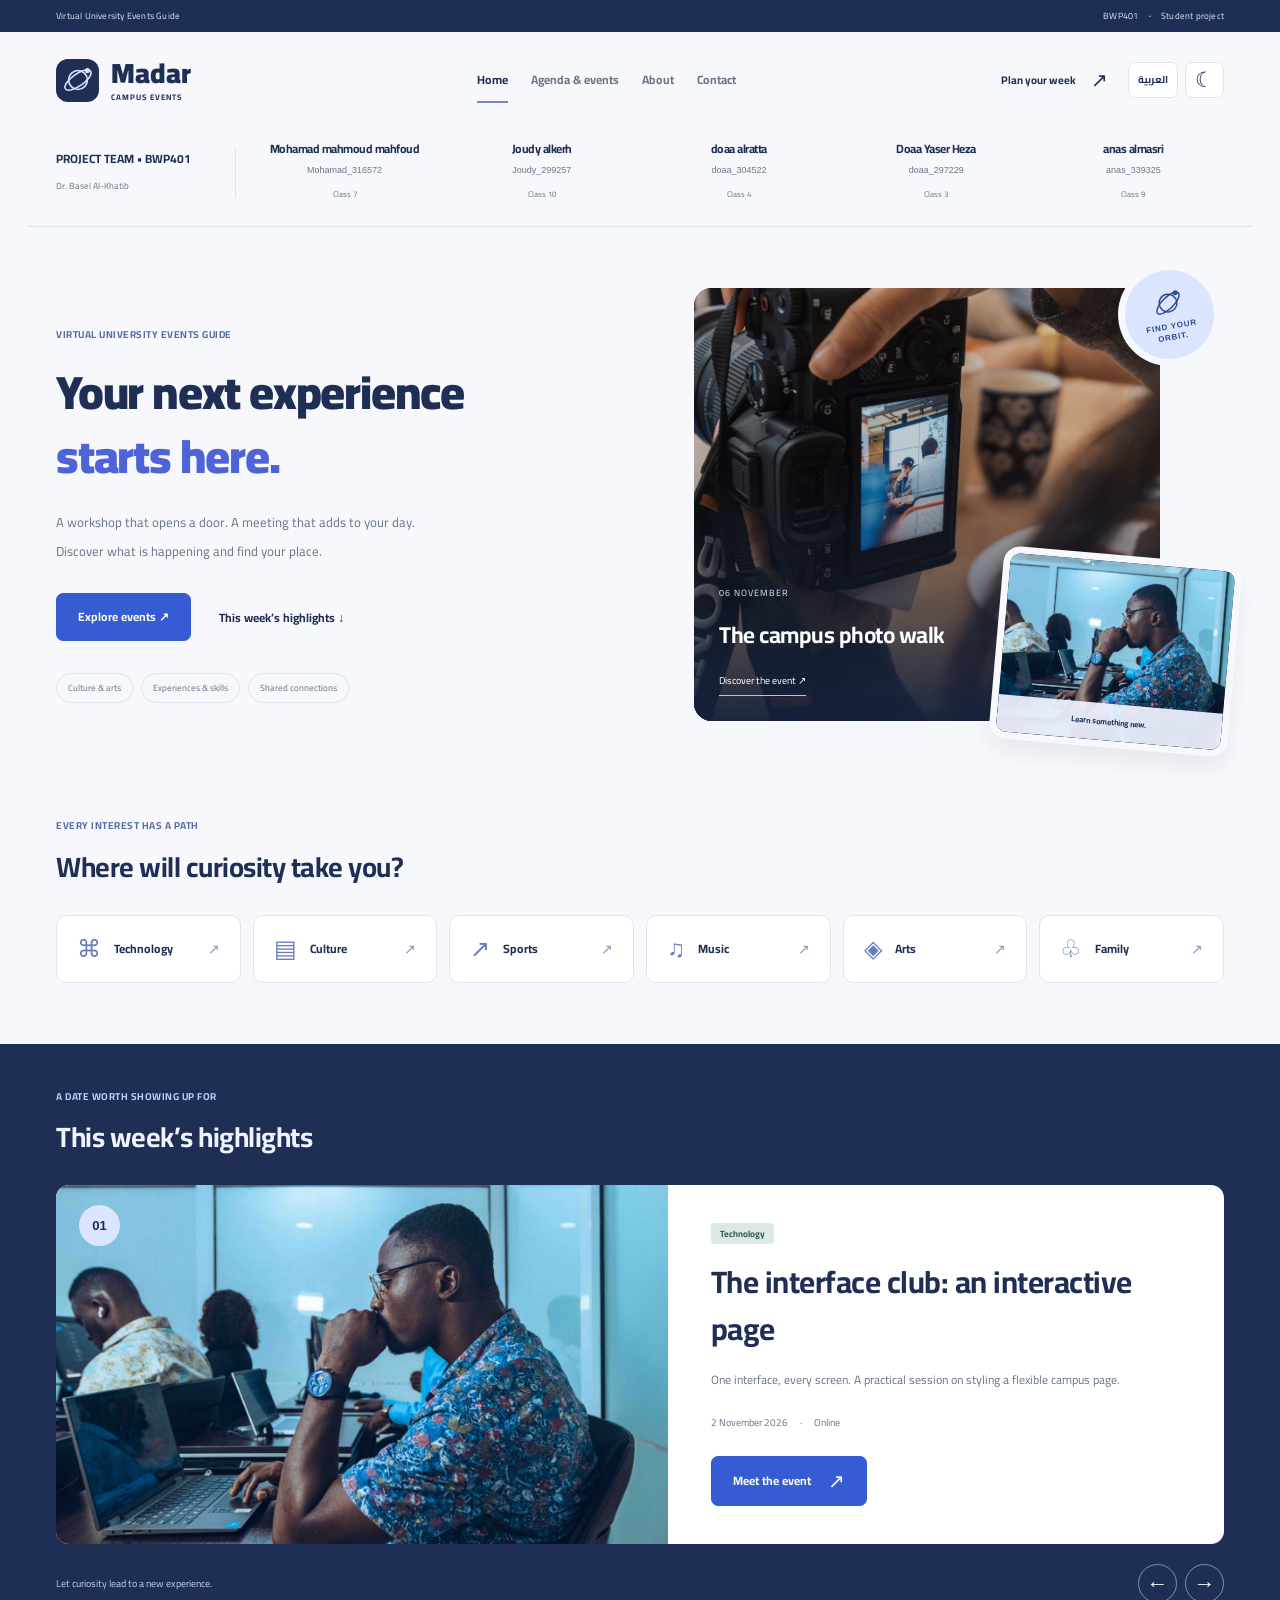
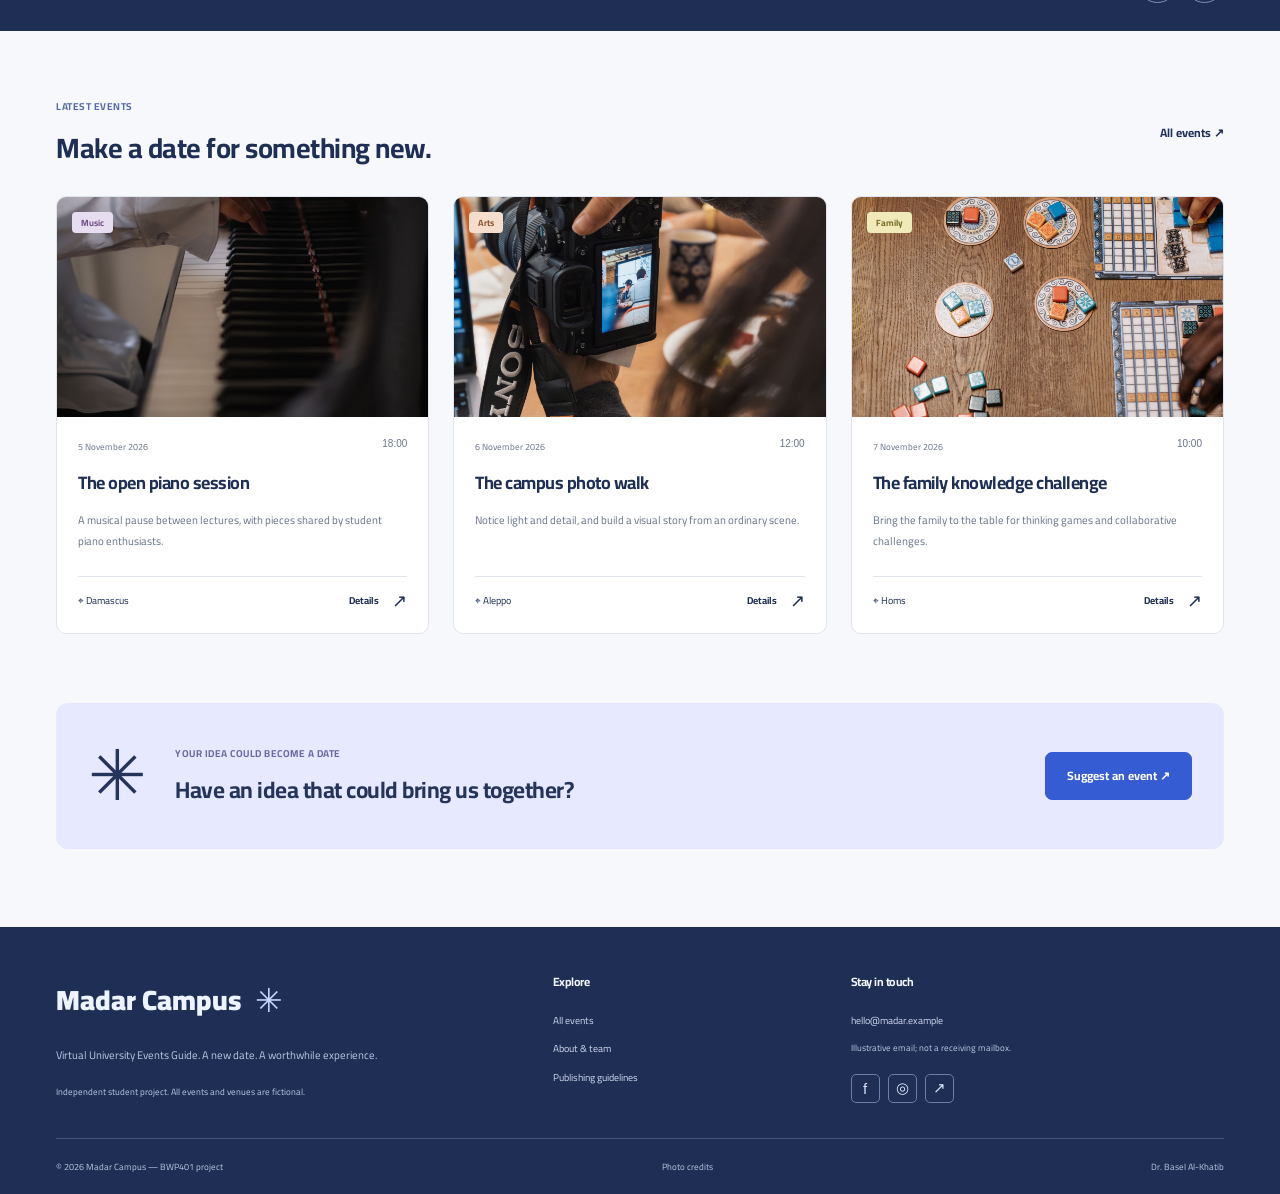
<file: en/index.html>
<!DOCTYPE html><html lang="en" dir="ltr"><head><meta charset="UTF-8"><meta name="viewport" content="width=device-width, initial-scale=1"><meta name="description" content="Madar Campus: a student agenda for discovering virtual university events. BWP401 project."><title>Home | Madar Campus</title><link rel="icon" href="../assets/img/favicon.svg"><link rel="stylesheet" href="https://cdn.jsdelivr.net/npm/bootstrap@5.3.3/dist/css/bootstrap.min.css" onerror="this.onerror=null;this.href='../assets/css/bootstrap.min.css'"><link rel="stylesheet" href="../assets/css/styles.css"><script>try{if(localStorage.getItem('madar-theme')==='dark')document.documentElement.className='dark-theme';}catch(e){}</script></head><body><a class="skip" href="#main">Skip to content</a><div class="masthead"><div class="container"><span>Virtual University Events Guide</span><span>BWP401 <b>·</b> Student project</span></div></div><header><nav class="navbar navbar-expand-lg container" aria-label="Main navigation"><a class="navbar-brand" href="index.html"><span class="brand-icon"><svg viewBox="0 0 42 42" fill="none" aria-hidden="true"><circle cx="21" cy="21" r="11" stroke="currentColor" stroke-width="1.8"/><ellipse cx="21" cy="21" rx="18" ry="7" transform="rotate(-35 21 21)" stroke="currentColor" stroke-width="1.8"/><circle cx="32" cy="10" r="3" fill="currentColor"/></svg></span><span>Madar<span class="brand-small">CAMPUS EVENTS</span></span></a><div class="nav-tools"><button id="languageToggle" onclick="toggleLanguage()" type="button" aria-label="التبديل إلى العربية">العربية</button><button id="themeToggle" onclick="toggleTheme()" type="button" aria-pressed="false" aria-label="Switch to dark mode"><span id="themeSymbol" aria-hidden="true">☾</span></button></div><button class="navbar-toggler" type="button" data-bs-toggle="collapse" data-bs-target="#siteNav" aria-controls="siteNav" aria-expanded="false" aria-label="Toggle navigation"><span class="navbar-toggler-icon"></span></button><div class="collapse navbar-collapse" id="siteNav"><ul class="navbar-nav"><li class="nav-item"><a class="nav-link active" href="index.html" aria-current="page">Home</a></li><li class="nav-item"><a class="nav-link " href="events.html">Agenda & events</a></li><li class="nav-item"><a class="nav-link " href="about.html">About</a></li><li class="nav-item"><a class="nav-link " href="contact.html">Contact</a></li></ul><a class="nav-button" href="events.html">Plan your week <span class="arrow">↗</span></a></div></nav></header><main id="main"><section class="container team-intro" id="project-team"><div class="team-label"><strong>PROJECT TEAM • BWP401</strong><span>Dr. Basel Al-Khatib</span></div><div class="team-grid"><article class="team-member"><img src="../assets/img/member-0.svg" width="58" height="58" alt="Mohamad mahmoud mahfoud"><div><h3>Mohamad mahmoud mahfoud</h3><p class="student-id" dir="ltr">Mohamad_316572</p><small>Class 7</small></div></article><article class="team-member"><img src="../assets/img/member-1.svg" width="58" height="58" alt="Joudy alkerh"><div><h3>Joudy alkerh</h3><p class="student-id" dir="ltr">Joudy_299257</p><small>Class 10</small></div></article><article class="team-member"><img src="../assets/img/member-2.svg" width="58" height="58" alt="doaa alratta"><div><h3>doaa alratta</h3><p class="student-id" dir="ltr">doaa_304522</p><small>Class 4</small></div></article><article class="team-member"><img src="../assets/img/member-3.svg" width="58" height="58" alt="Doaa Yaser Heza"><div><h3>Doaa Yaser Heza</h3><p class="student-id" dir="ltr">doaa_297229</p><small>Class 3</small></div></article><article class="team-member"><img src="../assets/img/member-4.svg" width="58" height="58" alt="anas almasri"><div><h3>anas almasri</h3><p class="student-id" dir="ltr">anas_339325</p><small>Class 9</small></div></article></div></section><section class="container madar-hero"><div class="madar-copy"><p class="eyebrow">VIRTUAL UNIVERSITY EVENTS GUIDE</p><h1>Your next experience<br><span>starts here.</span></h1><p>A workshop that opens a door. A meeting that adds to your day.<br>Discover what is happening and find your place.</p><div class="hero-actions"><a class="btn btn-primary" href="events.html">Explore events ↗</a><a class="text-link" href="#featured">This week’s highlights ↓</a></div><div class="hero-tags"><span>Culture & arts</span><span>Experiences & skills</span><span>Shared connections</span></div></div><div class="madar-visual"><div class="visual-main"><img src="../assets/img/camera.jpg" alt="A photography experience" class="" width="1400" height="933"><div><span>06 NOVEMBER</span><h2>The campus photo walk</h2><a href="event.html?id=photo-walk">Discover the event ↗</a></div></div><div class="visual-small"><img src="../assets/img/coding.jpg" alt="Students developing their skills" class="" width="1400" height="933"><span>Learn something new.</span></div><span class="orbit-stamp"><svg viewBox="0 0 42 42" fill="none" aria-hidden="true"><circle cx="21" cy="21" r="11" stroke="currentColor" stroke-width="1.8"/><ellipse cx="21" cy="21" rx="18" ry="7" transform="rotate(-35 21 21)" stroke="currentColor" stroke-width="1.8"/><circle cx="32" cy="10" r="3" fill="currentColor"/></svg><small>FIND YOUR<br>ORBIT.</small></span></div></section><section class="container section categories-section"><div class="section-head"><div><p class="eyebrow">EVERY INTEREST HAS A PATH</p><h2>Where will curiosity take you?</h2></div></div><div class="category-row"><a href="events.html?category=tech" class="category-pill tech"><span>⌘</span>Technology</a><a href="events.html?category=culture" class="category-pill culture"><span>▤</span>Culture</a><a href="events.html?category=sport" class="category-pill sport"><span>↗</span>Sports</a><a href="events.html?category=music" class="category-pill music"><span>♫</span>Music</a><a href="events.html?category=art" class="category-pill art"><span>◈</span>Arts</a><a href="events.html?category=family" class="category-pill family"><span>♧</span>Family</a></div></section><section class="section spotlight" id="featured"><div class="container"><div class="section-head"><div><p class="eyebrow">A DATE WORTH SHOWING UP FOR</p><h2>This week’s highlights</h2></div></div><div id="featuredCarousel" class="carousel slide"><div class="carousel-inner"><article class="carousel-item active"><div class="spotlight-slide"><div class="spotlight-photo"><img src="../assets/img/coding.jpg" alt="The interface club: an interactive page" class="" width="1400" height="933" loading="lazy"><span>01</span></div><div class="spotlight-copy"><span class="badge tag tech">Technology</span><h3>The interface club: an interactive page</h3><p>One interface, every screen. A practical session on styling a flexible campus page.</p><div class="spotlight-meta">2 November 2026 <span>·</span> Online</div><a href="event.html?id=responsive-lab" class="btn btn-primary">Meet the event <span class="arrow">↗</span></a></div></div></article><article class="carousel-item "><div class="spotlight-slide"><div class="spotlight-photo"><img src="../assets/img/camera.jpg" alt="The campus photo walk" class="" width="1400" height="933" loading="lazy"><span>02</span></div><div class="spotlight-copy"><span class="badge tag art">Arts</span><h3>The campus photo walk</h3><p>Notice light and detail, and build a visual story from an ordinary scene.</p><div class="spotlight-meta">6 November 2026 <span>·</span> Aleppo</div><a href="event.html?id=photo-walk" class="btn btn-primary">Meet the event <span class="arrow">↗</span></a></div></div></article><article class="carousel-item "><div class="spotlight-slide"><div class="spotlight-photo"><img src="../assets/img/games.jpg" alt="The family knowledge challenge" class="" width="1400" height="933" loading="lazy"><span>03</span></div><div class="spotlight-copy"><span class="badge tag family">Family</span><h3>The family knowledge challenge</h3><p>Bring the family to the table for thinking games and collaborative challenges.</p><div class="spotlight-meta">7 November 2026 <span>·</span> Homs</div><a href="event.html?id=family-puzzles" class="btn btn-primary">Meet the event <span class="arrow">↗</span></a></div></div></article></div><div class="carousel-controls"><p>Let curiosity lead to a new experience.</p><div><button type="button" data-bs-target="#featuredCarousel" data-bs-slide="prev" aria-label="Previous event">←</button><button type="button" data-bs-target="#featuredCarousel" data-bs-slide="next" aria-label="Next event">→</button></div></div></div></div></section><section class="section container"><div class="section-head"><div><p class="eyebrow">LATEST EVENTS</p><h2>Make a date for something new.</h2></div><a class="text-link" href="events.html">All events ↗</a></div><div class="row g-4"><div class="col-md-6 col-lg-4 event-column" data-title="The open piano session A musical pause between lectures, with pieces shared by student piano enthusiasts." data-category="music" data-date="2026-11-05" data-location="Damascus"><article class="card event-card"><a class="event-photo" href="event.html?id=piano-evening" aria-label="The open piano session"><img src="../assets/img/piano.jpg" alt="The open piano session" class="" width="1400" height="933" loading="lazy"><span class="badge tag music">Music</span></a><div class="card-body"><p class="card-date"><time datetime="2026-11-05">5 November 2026</time><span>18:00</span></p><h3><a href="event.html?id=piano-evening">The open piano session</a></h3><p>A musical pause between lectures, with pieces shared by student piano enthusiasts.</p><div class="card-foot"><span>⌖ Damascus</span><a href="event.html?id=piano-evening">Details <span class="arrow">↗</span></a></div></div></article></div><div class="col-md-6 col-lg-4 event-column" data-title="The campus photo walk Notice light and detail, and build a visual story from an ordinary scene." data-category="art" data-date="2026-11-06" data-location="Aleppo"><article class="card event-card"><a class="event-photo" href="event.html?id=photo-walk" aria-label="The campus photo walk"><img src="../assets/img/camera.jpg" alt="The campus photo walk" class="" width="1400" height="933" loading="lazy"><span class="badge tag art">Arts</span></a><div class="card-body"><p class="card-date"><time datetime="2026-11-06">6 November 2026</time><span>12:00</span></p><h3><a href="event.html?id=photo-walk">The campus photo walk</a></h3><p>Notice light and detail, and build a visual story from an ordinary scene.</p><div class="card-foot"><span>⌖ Aleppo</span><a href="event.html?id=photo-walk">Details <span class="arrow">↗</span></a></div></div></article></div><div class="col-md-6 col-lg-4 event-column" data-title="The family knowledge challenge Bring the family to the table for thinking games and collaborative challenges." data-category="family" data-date="2026-11-07" data-location="Homs"><article class="card event-card"><a class="event-photo" href="event.html?id=family-puzzles" aria-label="The family knowledge challenge"><img src="../assets/img/games.jpg" alt="The family knowledge challenge" class="" width="1400" height="933" loading="lazy"><span class="badge tag family">Family</span></a><div class="card-body"><p class="card-date"><time datetime="2026-11-07">7 November 2026</time><span>10:00</span></p><h3><a href="event.html?id=family-puzzles">The family knowledge challenge</a></h3><p>Bring the family to the table for thinking games and collaborative challenges.</p><div class="card-foot"><span>⌖ Homs</span><a href="event.html?id=family-puzzles">Details <span class="arrow">↗</span></a></div></div></article></div></div></section><section class="container section"><div class="suggest-banner"><span class="asterisk">✳</span><div><p class="eyebrow">YOUR IDEA COULD BECOME A DATE</p><h2>Have an idea that could bring us together?</h2></div><a href="contact.html?subject=event" class="btn btn-primary">Suggest an event ↗</a></div></section></main><footer><div class="container"><div class="row g-4"><div class="col-lg-5"><a class="footer-brand" href="index.html">Madar Campus<span>✳</span></a><p>Virtual University Events Guide. A new date. A worthwhile experience.</p><small>Independent student project. All events and venues are fictional.</small></div><div class="col-6 col-lg-3"><h2>Explore</h2><a href="events.html">All events</a><a href="about.html">About & team</a><a href="about.html#policies">Publishing guidelines</a></div><div class="col-6 col-lg-4"><h2>Stay in touch</h2><a dir="ltr" href="mailto:hello@madar.example">hello@madar.example</a><small>Illustrative email; not a receiving mailbox.</small><div class="social"><a href="https://www.facebook.com/" target="_blank" rel="noopener noreferrer" aria-label="Facebook">f</a><a href="https://www.instagram.com/" target="_blank" rel="noopener noreferrer" aria-label="Instagram">◎</a><a href="https://t.me/" target="_blank" rel="noopener noreferrer" aria-label="Telegram">↗</a></div></div></div><div class="footer-bottom"><span>© 2026 Madar Campus — BWP401 project</span><a href="about.html#credits">Photo credits</a><span>Dr. Basel Al-Khatib</span></div></div></footer><button id="toTop" class="to-top" type="button" aria-label="Back to top" onclick="window.scrollTo(0,0)">↑</button><script src="https://cdn.jsdelivr.net/npm/bootstrap@5.3.3/dist/js/bootstrap.bundle.min.js" onerror="this.onerror=null;this.src='../assets/js/bootstrap.bundle.min.js'"></script><script src="../assets/js/main.js"></script></body></html>
</file>
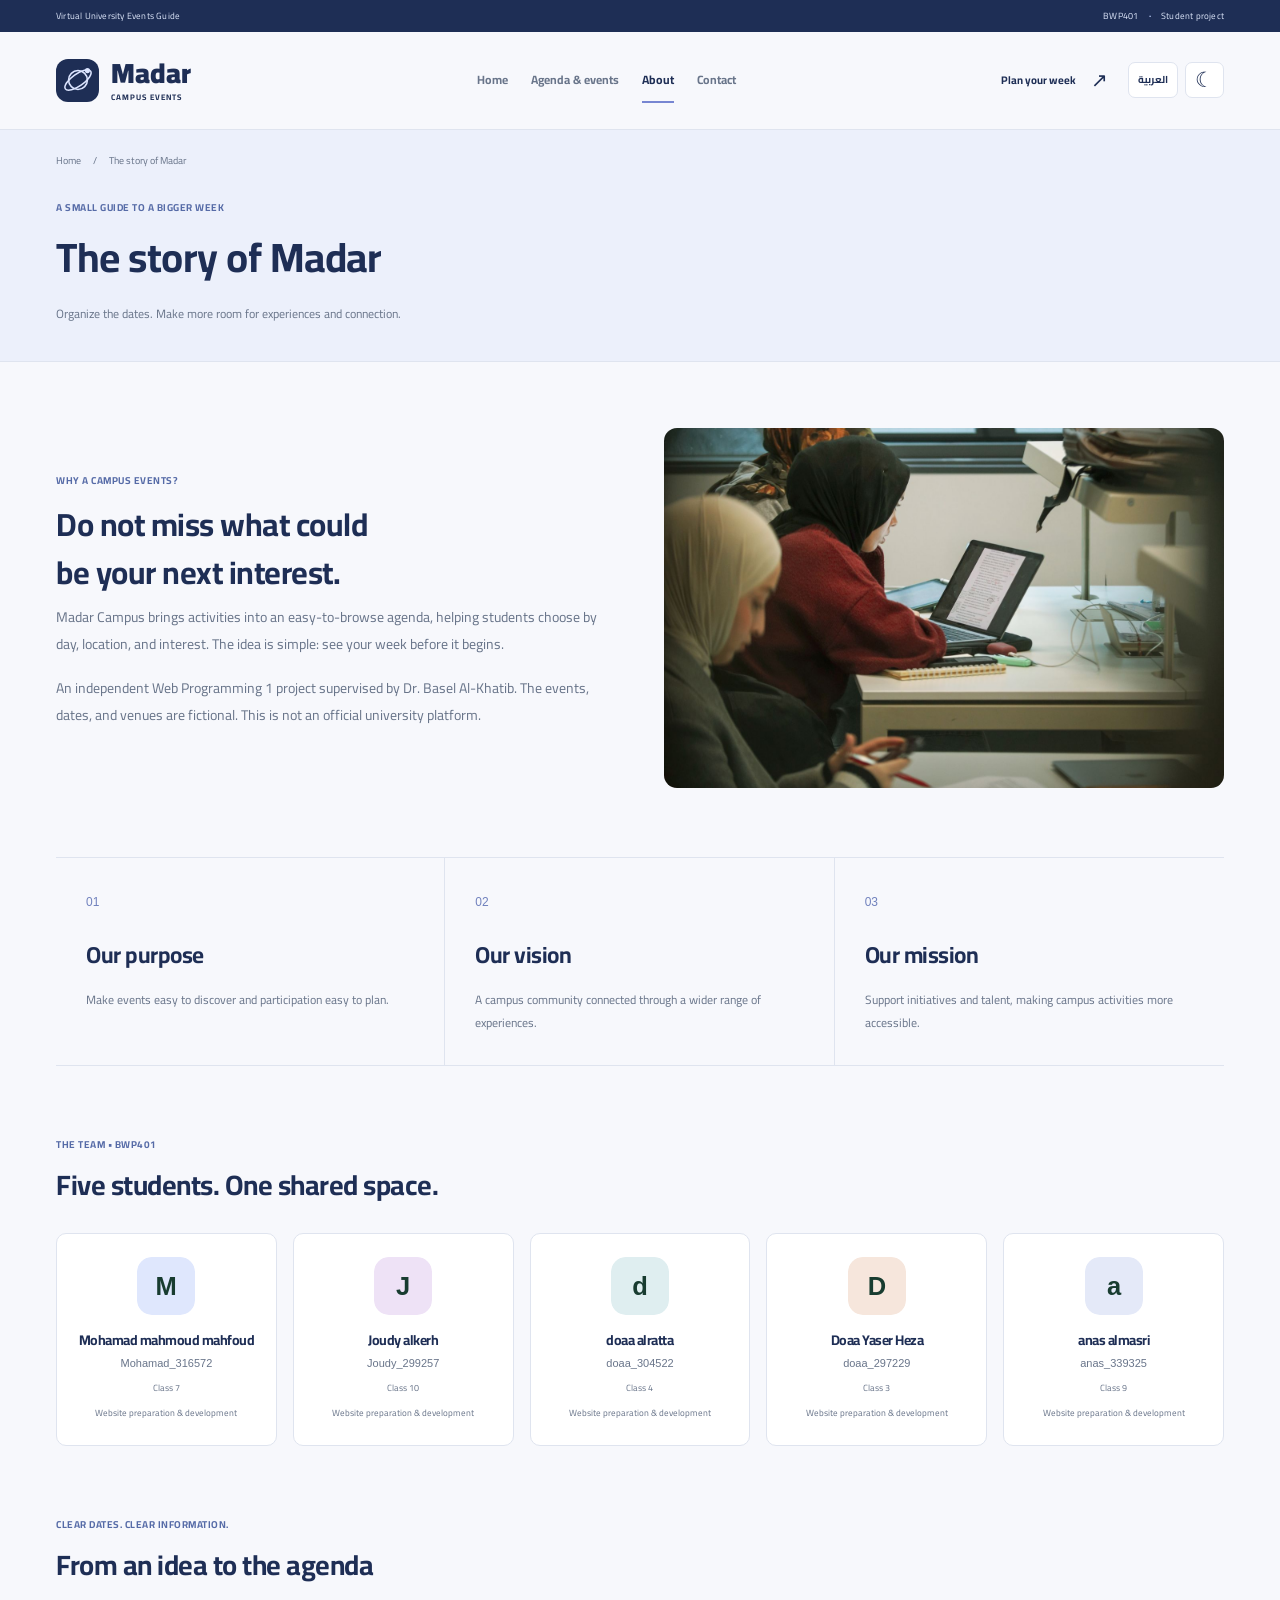
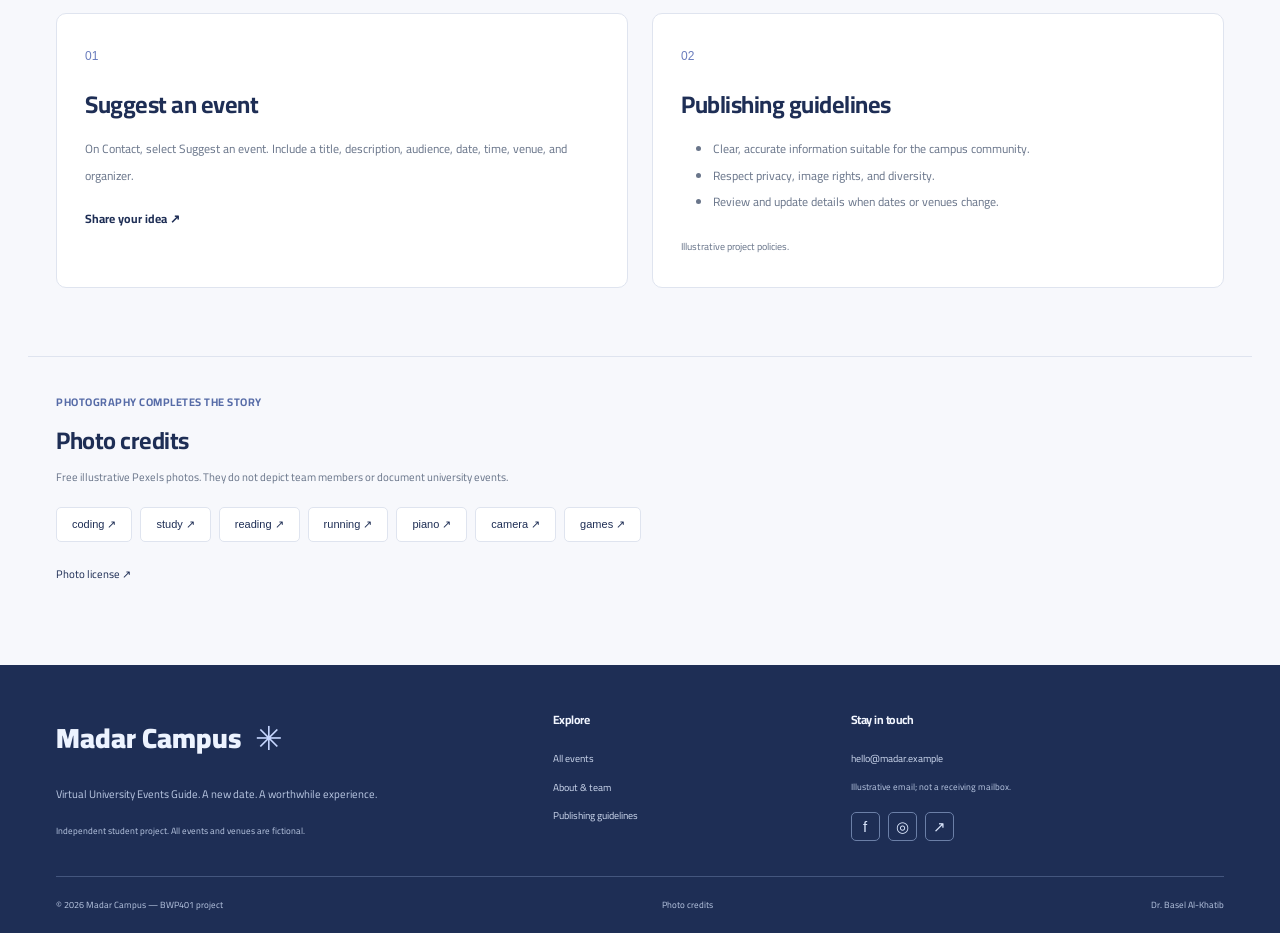
<file: en/about.html>
<!DOCTYPE html><html lang="en" dir="ltr"><head><meta charset="UTF-8"><meta name="viewport" content="width=device-width, initial-scale=1"><meta name="description" content="Madar Campus: a student agenda for discovering virtual university events. BWP401 project."><title>About | Madar Campus</title><link rel="icon" href="../assets/img/favicon.svg"><link rel="stylesheet" href="https://cdn.jsdelivr.net/npm/bootstrap@5.3.3/dist/css/bootstrap.min.css" onerror="this.onerror=null;this.href='../assets/css/bootstrap.min.css'"><link rel="stylesheet" href="../assets/css/styles.css"><script>try{if(localStorage.getItem('madar-theme')==='dark')document.documentElement.className='dark-theme';}catch(e){}</script></head><body><a class="skip" href="#main">Skip to content</a><div class="masthead"><div class="container"><span>Virtual University Events Guide</span><span>BWP401 <b>·</b> Student project</span></div></div><header><nav class="navbar navbar-expand-lg container" aria-label="Main navigation"><a class="navbar-brand" href="index.html"><span class="brand-icon"><svg viewBox="0 0 42 42" fill="none" aria-hidden="true"><circle cx="21" cy="21" r="11" stroke="currentColor" stroke-width="1.8"/><ellipse cx="21" cy="21" rx="18" ry="7" transform="rotate(-35 21 21)" stroke="currentColor" stroke-width="1.8"/><circle cx="32" cy="10" r="3" fill="currentColor"/></svg></span><span>Madar<span class="brand-small">CAMPUS EVENTS</span></span></a><div class="nav-tools"><button id="languageToggle" onclick="toggleLanguage()" type="button" aria-label="التبديل إلى العربية">العربية</button><button id="themeToggle" onclick="toggleTheme()" type="button" aria-pressed="false" aria-label="Switch to dark mode"><span id="themeSymbol" aria-hidden="true">☾</span></button></div><button class="navbar-toggler" type="button" data-bs-toggle="collapse" data-bs-target="#siteNav" aria-controls="siteNav" aria-expanded="false" aria-label="Toggle navigation"><span class="navbar-toggler-icon"></span></button><div class="collapse navbar-collapse" id="siteNav"><ul class="navbar-nav"><li class="nav-item"><a class="nav-link " href="index.html">Home</a></li><li class="nav-item"><a class="nav-link " href="events.html">Agenda & events</a></li><li class="nav-item"><a class="nav-link active" href="about.html" aria-current="page">About</a></li><li class="nav-item"><a class="nav-link " href="contact.html">Contact</a></li></ul><a class="nav-button" href="events.html">Plan your week <span class="arrow">↗</span></a></div></nav></header><main id="main"><section class="page-top"><div class="container"><p class="breadcrumb-row"><a href="index.html">Home</a><span>/</span>The story of Madar</p><p class="eyebrow">A SMALL GUIDE TO A BIGGER WEEK</p><h1>The story of Madar</h1><p>Organize the dates. Make more room for experiences and connection.</p></div></section><section class="container section"><div class="row g-5 align-items-center"><div class="col-lg-6"><p class="eyebrow">WHY A CAMPUS EVENTS?</p><h2>Do not miss what could<br>be your next interest.</h2><p>Madar Campus brings activities into an easy-to-browse agenda, helping students choose by day, location, and interest. The idea is simple: see your week before it begins.</p><p>An independent Web Programming 1 project supervised by Dr. Basel Al-Khatib. The events, dates, and venues are fictional. This is not an official university platform.</p></div><div class="col-lg-6"><img src="../assets/img/study.jpg" alt="Students discussing ideas around a table" class="about-photo" width="1400" height="933" loading="lazy"></div></div></section><section class="container section"><div class="values"><article><span>01</span><h3>Our purpose</h3><p>Make events easy to discover and participation easy to plan.</p></article><article><span>02</span><h3>Our vision</h3><p>A campus community connected through a wider range of experiences.</p></article><article><span>03</span><h3>Our mission</h3><p>Support initiatives and talent, making campus activities more accessible.</p></article></div></section><section class="container section"><div class="section-head"><div><p class="eyebrow">THE TEAM • BWP401</p><h2>Five students. One shared space.</h2></div></div><div class="team-grid"><article class="team-member"><img src="../assets/img/member-0.svg" width="58" height="58" alt="Mohamad mahmoud mahfoud"><div><h3>Mohamad mahmoud mahfoud</h3><p class="student-id" dir="ltr">Mohamad_316572</p><small>Class 7</small><p class="role">Website preparation & development</p></div></article><article class="team-member"><img src="../assets/img/member-1.svg" width="58" height="58" alt="Joudy alkerh"><div><h3>Joudy alkerh</h3><p class="student-id" dir="ltr">Joudy_299257</p><small>Class 10</small><p class="role">Website preparation & development</p></div></article><article class="team-member"><img src="../assets/img/member-2.svg" width="58" height="58" alt="doaa alratta"><div><h3>doaa alratta</h3><p class="student-id" dir="ltr">doaa_304522</p><small>Class 4</small><p class="role">Website preparation & development</p></div></article><article class="team-member"><img src="../assets/img/member-3.svg" width="58" height="58" alt="Doaa Yaser Heza"><div><h3>Doaa Yaser Heza</h3><p class="student-id" dir="ltr">doaa_297229</p><small>Class 3</small><p class="role">Website preparation & development</p></div></article><article class="team-member"><img src="../assets/img/member-4.svg" width="58" height="58" alt="anas almasri"><div><h3>anas almasri</h3><p class="student-id" dir="ltr">anas_339325</p><small>Class 9</small><p class="role">Website preparation & development</p></div></article></div></section><section class="container section" id="policies"><div class="section-head"><div><p class="eyebrow">CLEAR DATES. CLEAR INFORMATION.</p><h2>From an idea to the agenda</h2></div></div><div class="row g-4"><div class="col-md-6"><article class="policy"><span>01</span><h3>Suggest an event</h3><p>On Contact, select Suggest an event. Include a title, description, audience, date, time, venue, and organizer.</p><a class="text-link" href="contact.html?subject=event">Share your idea ↗</a></article></div><div class="col-md-6"><article class="policy"><span>02</span><h3>Publishing guidelines</h3><ul><li>Clear, accurate information suitable for the campus community.</li><li>Respect privacy, image rights, and diversity.</li><li>Review and update details when dates or venues change.</li></ul><small>Illustrative project policies.</small></article></div></div></section><section class="container section credits" id="credits"><p class="eyebrow">PHOTOGRAPHY COMPLETES THE STORY</p><h2>Photo credits</h2><p>Free illustrative Pexels photos. They do not depict team members or document university events.</p><div class="credit-links"><a href="https://www.pexels.com/photo/focused-students-in-it-workshop-in-accra-33920044/" target="_blank" rel="noopener noreferrer">coding ↗</a><a href="https://www.pexels.com/photo/focused-students-studying-together-indoors-36819187/" target="_blank" rel="noopener noreferrer">study ↗</a><a href="https://www.pexels.com/photo/a-person-reading-a-book-with-coffee-4427704/" target="_blank" rel="noopener noreferrer">reading ↗</a><a href="https://www.pexels.com/photo/people-running-in-park-11748274/" target="_blank" rel="noopener noreferrer">running ↗</a><a href="https://www.pexels.com/photo/close-up-of-hands-playing-piano-keys-30175904/" target="_blank" rel="noopener noreferrer">piano ↗</a><a href="https://www.pexels.com/photo/photographer-capturing-workshop-moments-indoors-29284333/" target="_blank" rel="noopener noreferrer">camera ↗</a><a href="https://www.pexels.com/photo/people-playing-board-game-with-dice-8111330/" target="_blank" rel="noopener noreferrer">games ↗</a></div><a href="https://www.pexels.com/license/" target="_blank" rel="noopener noreferrer">Photo license ↗</a></section></main><footer><div class="container"><div class="row g-4"><div class="col-lg-5"><a class="footer-brand" href="index.html">Madar Campus<span>✳</span></a><p>Virtual University Events Guide. A new date. A worthwhile experience.</p><small>Independent student project. All events and venues are fictional.</small></div><div class="col-6 col-lg-3"><h2>Explore</h2><a href="events.html">All events</a><a href="about.html">About & team</a><a href="about.html#policies">Publishing guidelines</a></div><div class="col-6 col-lg-4"><h2>Stay in touch</h2><a dir="ltr" href="mailto:hello@madar.example">hello@madar.example</a><small>Illustrative email; not a receiving mailbox.</small><div class="social"><a href="https://www.facebook.com/" target="_blank" rel="noopener noreferrer" aria-label="Facebook">f</a><a href="https://www.instagram.com/" target="_blank" rel="noopener noreferrer" aria-label="Instagram">◎</a><a href="https://t.me/" target="_blank" rel="noopener noreferrer" aria-label="Telegram">↗</a></div></div></div><div class="footer-bottom"><span>© 2026 Madar Campus — BWP401 project</span><a href="about.html#credits">Photo credits</a><span>Dr. Basel Al-Khatib</span></div></div></footer><button id="toTop" class="to-top" type="button" aria-label="Back to top" onclick="window.scrollTo(0,0)">↑</button><script src="https://cdn.jsdelivr.net/npm/bootstrap@5.3.3/dist/js/bootstrap.bundle.min.js" onerror="this.onerror=null;this.src='../assets/js/bootstrap.bundle.min.js'"></script><script src="../assets/js/main.js"></script></body></html>
</file>
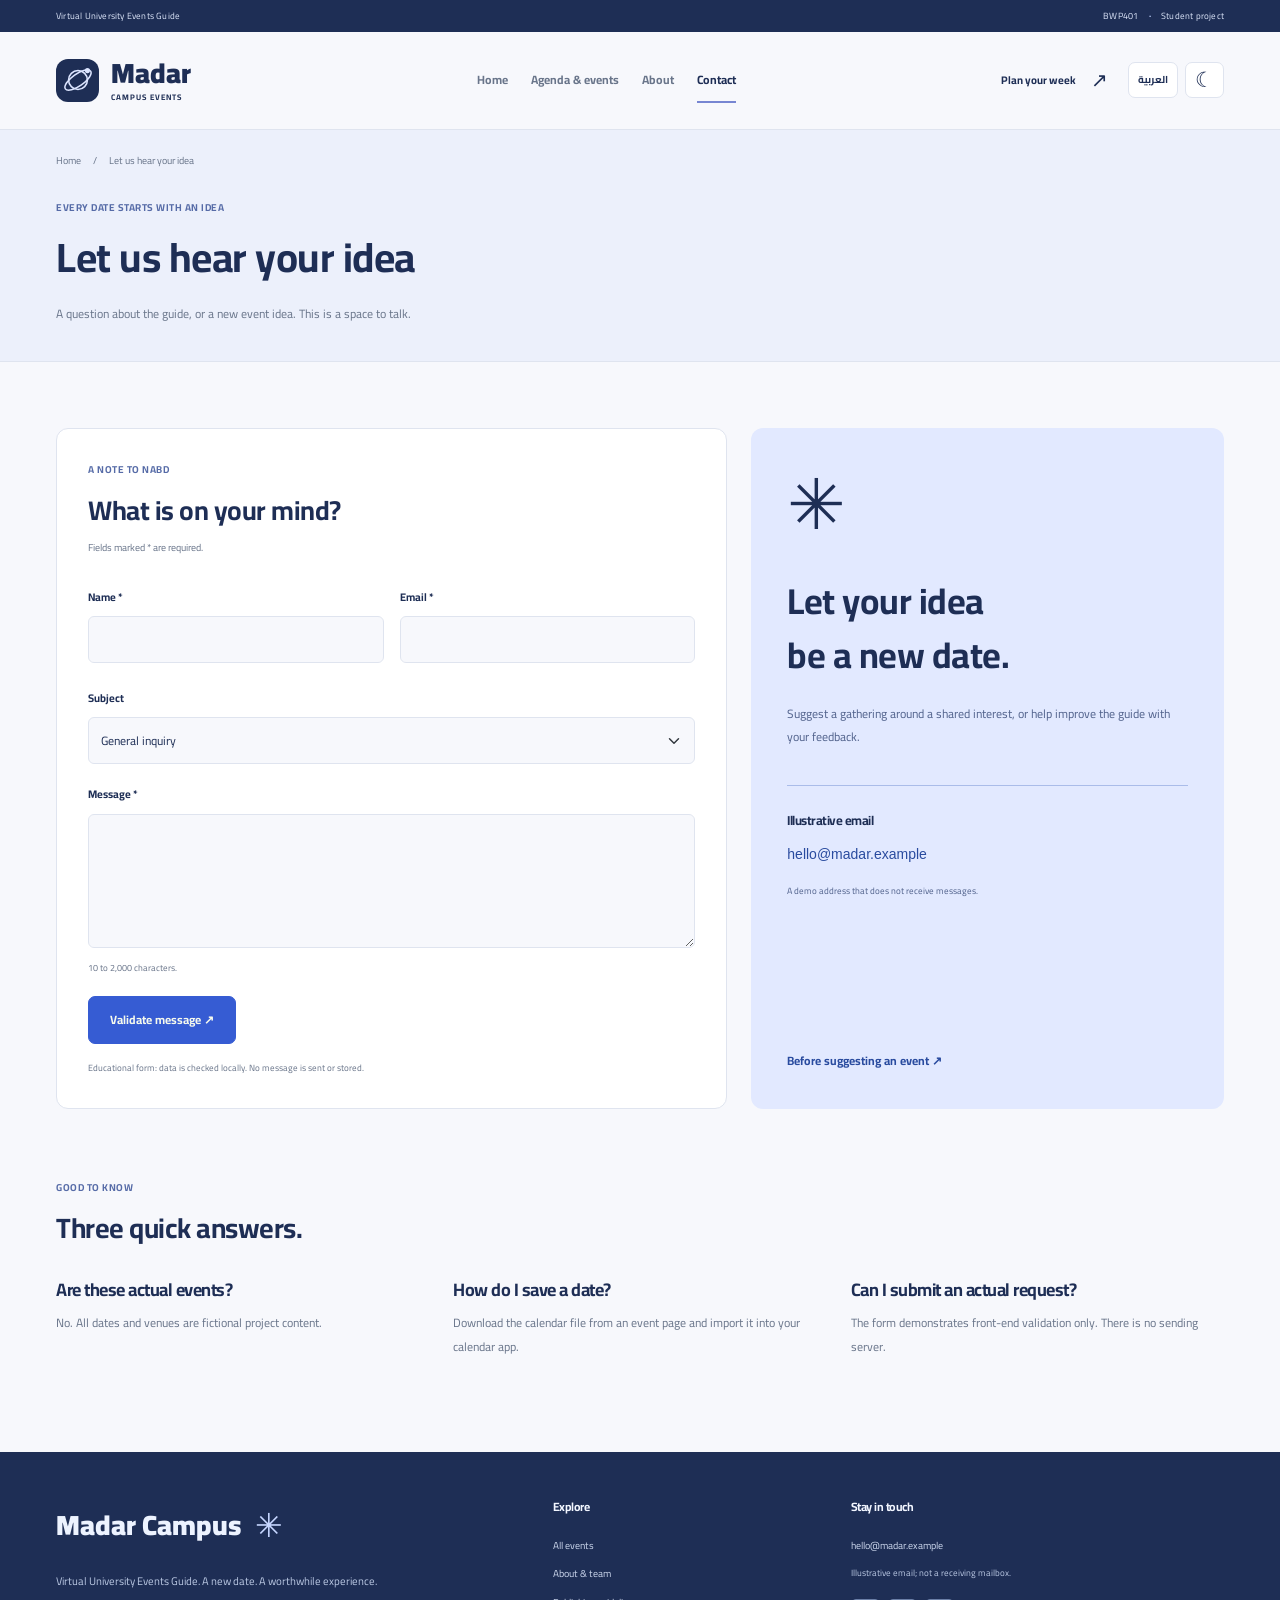
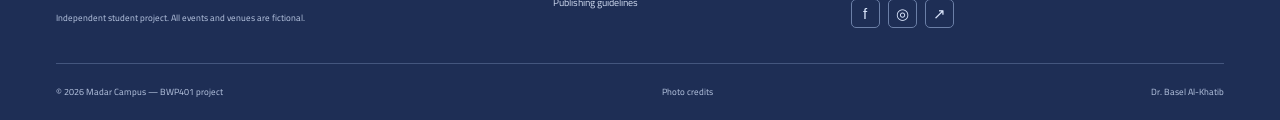
<file: en/contact.html>
<!DOCTYPE html><html lang="en" dir="ltr"><head><meta charset="UTF-8"><meta name="viewport" content="width=device-width, initial-scale=1"><meta name="description" content="Madar Campus: a student agenda for discovering virtual university events. BWP401 project."><title>Contact | Madar Campus</title><link rel="icon" href="../assets/img/favicon.svg"><link rel="stylesheet" href="https://cdn.jsdelivr.net/npm/bootstrap@5.3.3/dist/css/bootstrap.min.css" onerror="this.onerror=null;this.href='../assets/css/bootstrap.min.css'"><link rel="stylesheet" href="../assets/css/styles.css"><script>try{if(localStorage.getItem('madar-theme')==='dark')document.documentElement.className='dark-theme';}catch(e){}</script></head><body><a class="skip" href="#main">Skip to content</a><div class="masthead"><div class="container"><span>Virtual University Events Guide</span><span>BWP401 <b>·</b> Student project</span></div></div><header><nav class="navbar navbar-expand-lg container" aria-label="Main navigation"><a class="navbar-brand" href="index.html"><span class="brand-icon"><svg viewBox="0 0 42 42" fill="none" aria-hidden="true"><circle cx="21" cy="21" r="11" stroke="currentColor" stroke-width="1.8"/><ellipse cx="21" cy="21" rx="18" ry="7" transform="rotate(-35 21 21)" stroke="currentColor" stroke-width="1.8"/><circle cx="32" cy="10" r="3" fill="currentColor"/></svg></span><span>Madar<span class="brand-small">CAMPUS EVENTS</span></span></a><div class="nav-tools"><button id="languageToggle" onclick="toggleLanguage()" type="button" aria-label="التبديل إلى العربية">العربية</button><button id="themeToggle" onclick="toggleTheme()" type="button" aria-pressed="false" aria-label="Switch to dark mode"><span id="themeSymbol" aria-hidden="true">☾</span></button></div><button class="navbar-toggler" type="button" data-bs-toggle="collapse" data-bs-target="#siteNav" aria-controls="siteNav" aria-expanded="false" aria-label="Toggle navigation"><span class="navbar-toggler-icon"></span></button><div class="collapse navbar-collapse" id="siteNav"><ul class="navbar-nav"><li class="nav-item"><a class="nav-link " href="index.html">Home</a></li><li class="nav-item"><a class="nav-link " href="events.html">Agenda & events</a></li><li class="nav-item"><a class="nav-link " href="about.html">About</a></li><li class="nav-item"><a class="nav-link active" href="contact.html" aria-current="page">Contact</a></li></ul><a class="nav-button" href="events.html">Plan your week <span class="arrow">↗</span></a></div></nav></header><main id="main"><section class="page-top"><div class="container"><p class="breadcrumb-row"><a href="index.html">Home</a><span>/</span>Let us hear your idea</p><p class="eyebrow">EVERY DATE STARTS WITH AN IDEA</p><h1>Let us hear your idea</h1><p>A question about the guide, or a new event idea. This is a space to talk.</p></div></section><section class="container section"><div class="row g-4"><div class="col-lg-7"><div class="form-card"><p class="eyebrow">A NOTE TO NABD</p><h2>What is on your mind?</h2><p>Fields marked * are required.</p><div id="contactAlert" class="alert" role="alert" style="display:none"></div><form id="contactForm" action="#" novalidate><div class="row g-3"><div class="col-md-6"><label class="form-label" for="contactName">Name *</label><input class="form-control" id="contactName" name="name" required maxlength="100" autocomplete="name" aria-describedby="nameError"><span class="field-error" id="nameError"></span></div><div class="col-md-6"><label class="form-label" for="contactEmail">Email *</label><input class="form-control" id="contactEmail" name="email" type="email" required maxlength="254" dir="ltr" autocomplete="email" aria-describedby="emailError"><span class="field-error" id="emailError"></span></div><div class="col-12"><label class="form-label" for="contactSubject">Subject</label><select class="form-select" id="contactSubject"><option value="general">General inquiry</option><option value="event">Suggest an event</option><option value="feedback">Guide feedback</option></select></div><div class="col-12"><label class="form-label" for="contactMessage">Message *</label><textarea class="form-control" id="contactMessage" name="message" required minlength="10" maxlength="2000" rows="6" aria-describedby="messageError"></textarea><span class="field-error" id="messageError"></span><small>10 to 2,000 characters.</small></div><div class="col-12"><button class="btn btn-primary" type="submit">Validate message ↗</button><p class="form-note">Educational form: data is checked locally. No message is sent or stored.</p></div></div></form></div></div><aside class="col-lg-5"><div class="contact-aside"><span>✳</span><h2>Let your idea<br>be a new date.</h2><p>Suggest a gathering around a shared interest, or help improve the guide with your feedback.</p><div><h3>Illustrative email</h3><a dir="ltr" href="mailto:hello@madar.example">hello@madar.example</a><small>A demo address that does not receive messages.</small></div><a href="about.html#policies" class="text-link">Before suggesting an event ↗</a></div></aside></div></section><section class="container section faq"><div class="section-head"><div><p class="eyebrow">GOOD TO KNOW</p><h2>Three quick answers.</h2></div></div><div class="row g-4"><div class="col-md-4"><h3>Are these actual events?</h3><p>No. All dates and venues are fictional project content.</p></div><div class="col-md-4"><h3>How do I save a date?</h3><p>Download the calendar file from an event page and import it into your calendar app.</p></div><div class="col-md-4"><h3>Can I submit an actual request?</h3><p>The form demonstrates front-end validation only. There is no sending server.</p></div></div></section></main><footer><div class="container"><div class="row g-4"><div class="col-lg-5"><a class="footer-brand" href="index.html">Madar Campus<span>✳</span></a><p>Virtual University Events Guide. A new date. A worthwhile experience.</p><small>Independent student project. All events and venues are fictional.</small></div><div class="col-6 col-lg-3"><h2>Explore</h2><a href="events.html">All events</a><a href="about.html">About & team</a><a href="about.html#policies">Publishing guidelines</a></div><div class="col-6 col-lg-4"><h2>Stay in touch</h2><a dir="ltr" href="mailto:hello@madar.example">hello@madar.example</a><small>Illustrative email; not a receiving mailbox.</small><div class="social"><a href="https://www.facebook.com/" target="_blank" rel="noopener noreferrer" aria-label="Facebook">f</a><a href="https://www.instagram.com/" target="_blank" rel="noopener noreferrer" aria-label="Instagram">◎</a><a href="https://t.me/" target="_blank" rel="noopener noreferrer" aria-label="Telegram">↗</a></div></div></div><div class="footer-bottom"><span>© 2026 Madar Campus — BWP401 project</span><a href="about.html#credits">Photo credits</a><span>Dr. Basel Al-Khatib</span></div></div></footer><button id="toTop" class="to-top" type="button" aria-label="Back to top" onclick="window.scrollTo(0,0)">↑</button><script src="https://cdn.jsdelivr.net/npm/bootstrap@5.3.3/dist/js/bootstrap.bundle.min.js" onerror="this.onerror=null;this.src='../assets/js/bootstrap.bundle.min.js'"></script><script src="../assets/js/main.js"></script></body></html>
</file>
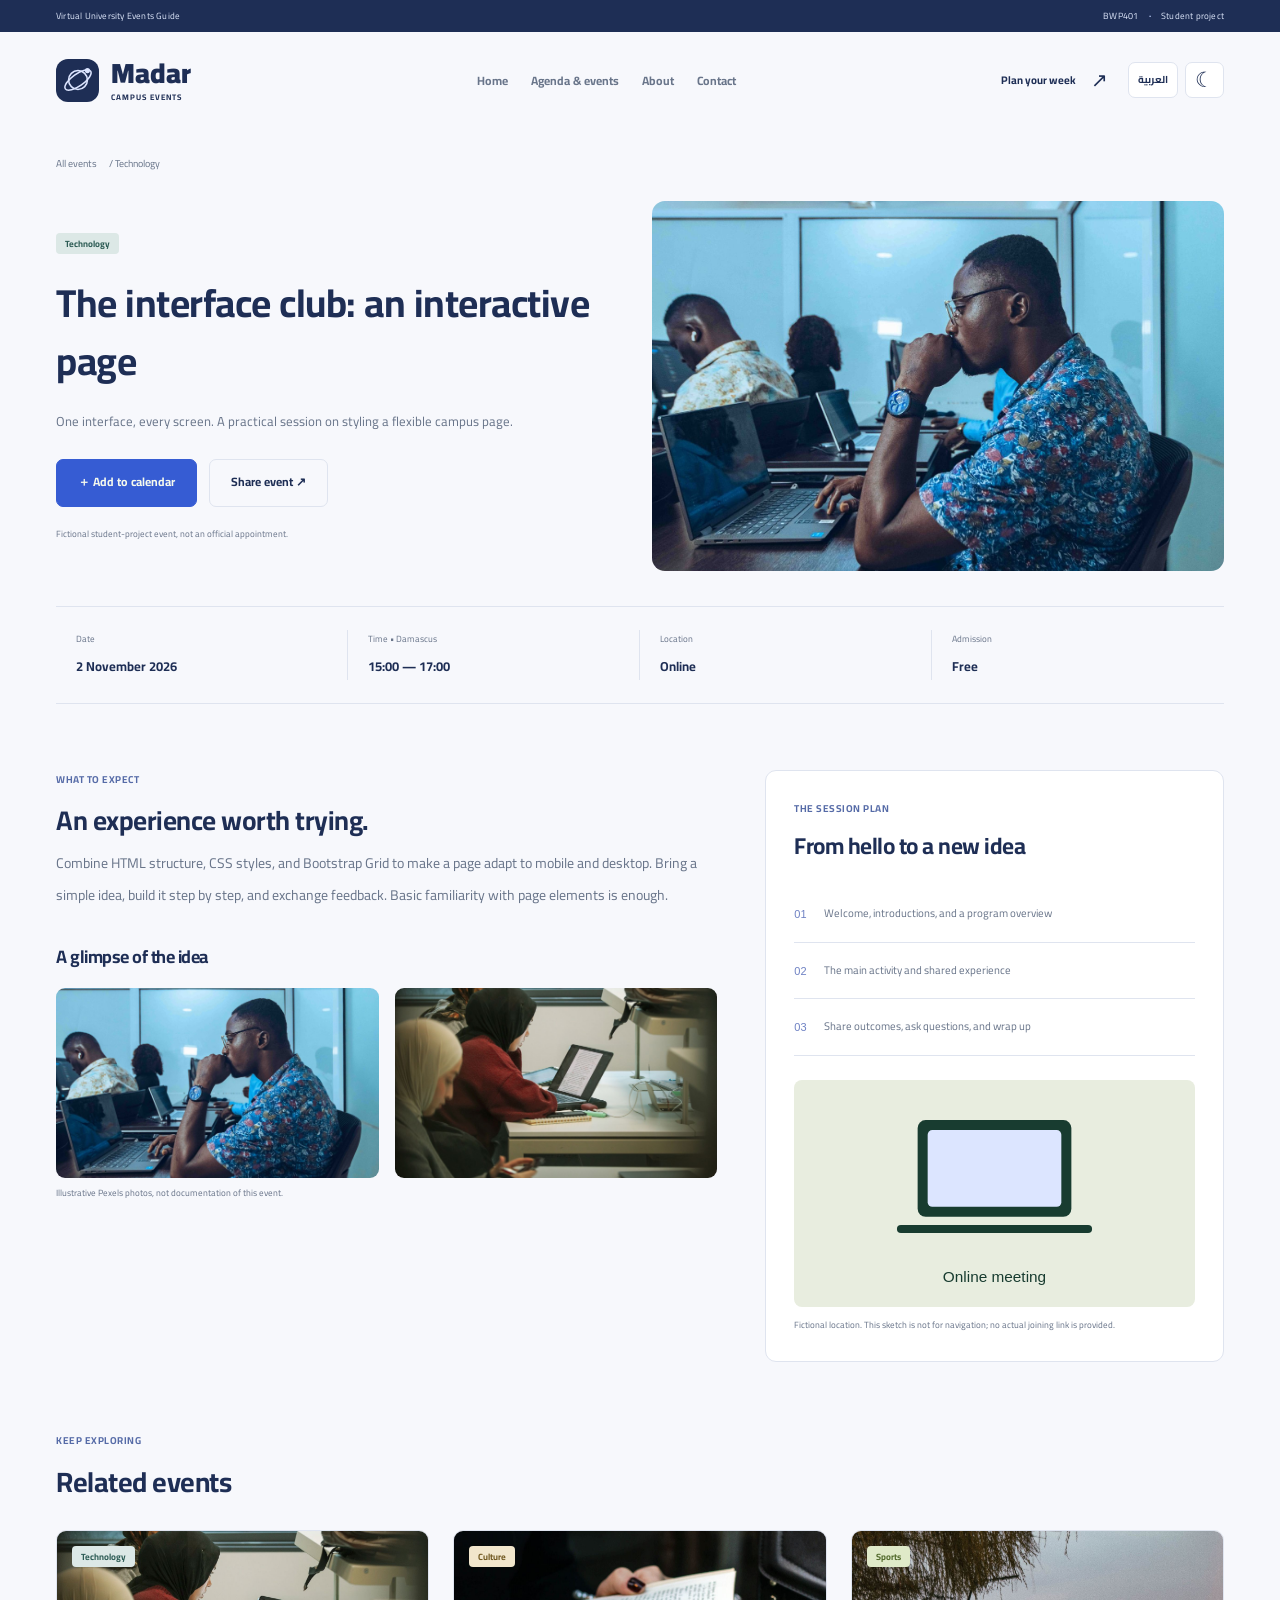
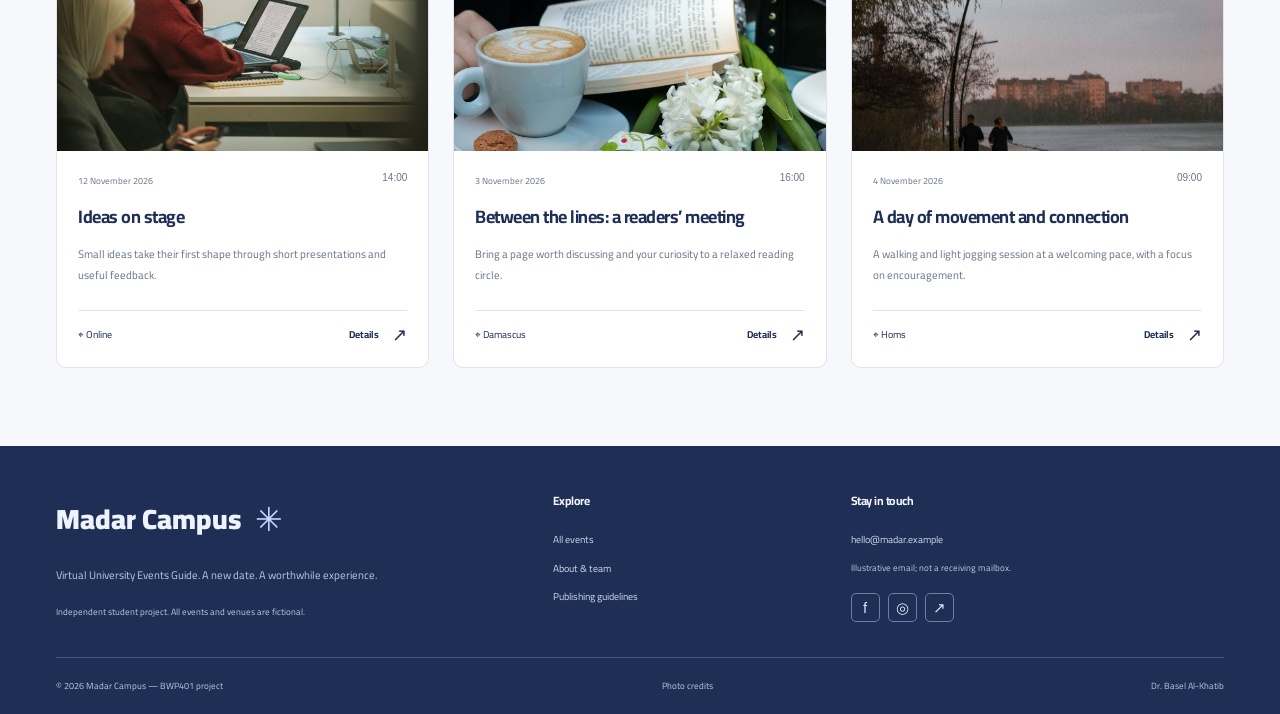
<file: en/event.html>
<!DOCTYPE html><html lang="en" dir="ltr"><head><meta charset="UTF-8"><meta name="viewport" content="width=device-width, initial-scale=1"><meta name="description" content="Madar Campus: a student agenda for discovering virtual university events. BWP401 project."><title>Event details | Madar Campus</title><link rel="icon" href="../assets/img/favicon.svg"><link rel="stylesheet" href="https://cdn.jsdelivr.net/npm/bootstrap@5.3.3/dist/css/bootstrap.min.css" onerror="this.onerror=null;this.href='../assets/css/bootstrap.min.css'"><link rel="stylesheet" href="../assets/css/styles.css"><script>try{if(localStorage.getItem('madar-theme')==='dark')document.documentElement.className='dark-theme';}catch(e){}</script></head><body><a class="skip" href="#main">Skip to content</a><div class="masthead"><div class="container"><span>Virtual University Events Guide</span><span>BWP401 <b>·</b> Student project</span></div></div><header><nav class="navbar navbar-expand-lg container" aria-label="Main navigation"><a class="navbar-brand" href="index.html"><span class="brand-icon"><svg viewBox="0 0 42 42" fill="none" aria-hidden="true"><circle cx="21" cy="21" r="11" stroke="currentColor" stroke-width="1.8"/><ellipse cx="21" cy="21" rx="18" ry="7" transform="rotate(-35 21 21)" stroke="currentColor" stroke-width="1.8"/><circle cx="32" cy="10" r="3" fill="currentColor"/></svg></span><span>Madar<span class="brand-small">CAMPUS EVENTS</span></span></a><div class="nav-tools"><button id="languageToggle" onclick="toggleLanguage()" type="button" aria-label="التبديل إلى العربية">العربية</button><button id="themeToggle" onclick="toggleTheme()" type="button" aria-pressed="false" aria-label="Switch to dark mode"><span id="themeSymbol" aria-hidden="true">☾</span></button></div><button class="navbar-toggler" type="button" data-bs-toggle="collapse" data-bs-target="#siteNav" aria-controls="siteNav" aria-expanded="false" aria-label="Toggle navigation"><span class="navbar-toggler-icon"></span></button><div class="collapse navbar-collapse" id="siteNav"><ul class="navbar-nav"><li class="nav-item"><a class="nav-link " href="index.html">Home</a></li><li class="nav-item"><a class="nav-link " href="events.html">Agenda & events</a></li><li class="nav-item"><a class="nav-link " href="about.html">About</a></li><li class="nav-item"><a class="nav-link " href="contact.html">Contact</a></li></ul><a class="nav-button" href="events.html">Plan your week <span class="arrow">↗</span></a></div></nav></header><main id="main"><div id="eventNotFound" class="container empty-state" style="display:none"><h1>Event not found</h1><a href="events.html" class="btn btn-primary">Browse events</a></div><div class="event-detail" id="detail-responsive-lab" style="display:block"><section class="container detail-top"><p class="breadcrumb-row"><a href="events.html">All events</a> / Technology</p><div class="row g-4 align-items-center"><div class="col-lg-6"><span class="badge tag tech">Technology</span><h1>The interface club: an interactive page</h1><p>One interface, every screen. A practical session on styling a flexible campus page.</p><div class="detail-buttons"><a class="btn btn-primary" href="../assets/calendar/en-responsive-lab.ics" download>＋ Add to calendar</a><button class="btn btn-outline-dark" type="button" onclick="prepareShare('responsive-lab')" data-bs-toggle="modal" data-bs-target="#shareModal">Share event ↗</button></div><small class="demo-label">Fictional student-project event, not an official appointment.</small></div><div class="col-lg-6"><img src="../assets/img/coding.jpg" alt="The interface club: an interactive page" class="detail-image" width="1400" height="933"></div></div><div class="detail-facts"><div><small>Date</small><strong>2 November 2026</strong></div><div><small>Time • Damascus</small><strong>15:00 — 17:00</strong></div><div><small>Location</small><strong>Online</strong></div><div><small>Admission</small><strong>Free</strong></div></div></section><section class="container section detail-body"><div class="row g-5"><div class="col-lg-7"><p class="eyebrow">WHAT TO EXPECT</p><h2>An experience worth trying.</h2><p>Combine HTML structure, CSS styles, and Bootstrap Grid to make a page adapt to mobile and desktop. Bring a simple idea, build it step by step, and exchange feedback. Basic familiarity with page elements is enough.</p><div class="gallery"><h3>A glimpse of the idea</h3><div class="row g-3"><div class="col-6"><img src="../assets/img/coding.jpg" alt="The interface club: an interactive page" class="" width="1400" height="933" loading="lazy"></div><div class="col-6"><img src="../assets/img/study.jpg" alt="Students sharing ideas" class="" width="1400" height="933" loading="lazy"></div></div><small>Illustrative Pexels photos, not documentation of this event.</small></div></div><aside class="col-lg-5"><div class="program-card"><p class="eyebrow">THE SESSION PLAN</p><h2>From hello to a new idea</h2><div class="program-row"><span>01</span><p>Welcome, introductions, and a program overview</p></div><div class="program-row"><span>02</span><p>The main activity and shared experience</p></div><div class="program-row"><span>03</span><p>Share outcomes, ask questions, and wrap up</p></div><img src="../assets/img/online-en.svg" alt="Illustrative fictional location diagram" width="600" height="340"><small>Fictional location. This sketch is not for navigation; no actual joining link is provided.</small></div></aside></div></section><section class="container section"><div class="section-head"><div><p class="eyebrow">KEEP EXPLORING</p><h2>Related events</h2></div></div><div class="row g-4"><div class="col-md-6 col-lg-4 event-column" data-title="Ideas on stage Small ideas take their first shape through short presentations and useful feedback." data-category="tech" data-date="2026-11-12" data-location="Online"><article class="card event-card"><a class="event-photo" href="event.html?id=project-showcase" aria-label="Ideas on stage"><img src="../assets/img/study.jpg" alt="Ideas on stage" class="" width="1400" height="933" loading="lazy"><span class="badge tag tech">Technology</span></a><div class="card-body"><p class="card-date"><time datetime="2026-11-12">12 November 2026</time><span>14:00</span></p><h3><a href="event.html?id=project-showcase">Ideas on stage</a></h3><p>Small ideas take their first shape through short presentations and useful feedback.</p><div class="card-foot"><span>⌖ Online</span><a href="event.html?id=project-showcase">Details <span class="arrow">↗</span></a></div></div></article></div><div class="col-md-6 col-lg-4 event-column" data-title="Between the lines: a readers’ meeting Bring a page worth discussing and your curiosity to a relaxed reading circle." data-category="culture" data-date="2026-11-03" data-location="Damascus"><article class="card event-card"><a class="event-photo" href="event.html?id=book-cafe" aria-label="Between the lines: a readers’ meeting"><img src="../assets/img/reading.jpg" alt="Between the lines: a readers’ meeting" class="" width="1400" height="933" loading="lazy"><span class="badge tag culture">Culture</span></a><div class="card-body"><p class="card-date"><time datetime="2026-11-03">3 November 2026</time><span>16:00</span></p><h3><a href="event.html?id=book-cafe">Between the lines: a readers’ meeting</a></h3><p>Bring a page worth discussing and your curiosity to a relaxed reading circle.</p><div class="card-foot"><span>⌖ Damascus</span><a href="event.html?id=book-cafe">Details <span class="arrow">↗</span></a></div></div></article></div><div class="col-md-6 col-lg-4 event-column" data-title="A day of movement and connection A walking and light jogging session at a welcoming pace, with a focus on encouragement." data-category="sport" data-date="2026-11-04" data-location="Homs"><article class="card event-card"><a class="event-photo" href="event.html?id=campus-run" aria-label="A day of movement and connection"><img src="../assets/img/running.jpg" alt="A day of movement and connection" class="" width="1400" height="933" loading="lazy"><span class="badge tag sport">Sports</span></a><div class="card-body"><p class="card-date"><time datetime="2026-11-04">4 November 2026</time><span>09:00</span></p><h3><a href="event.html?id=campus-run">A day of movement and connection</a></h3><p>A walking and light jogging session at a welcoming pace, with a focus on encouragement.</p><div class="card-foot"><span>⌖ Homs</span><a href="event.html?id=campus-run">Details <span class="arrow">↗</span></a></div></div></article></div></div></section></div><div class="event-detail" id="detail-book-cafe" style="display:none"><section class="container detail-top"><p class="breadcrumb-row"><a href="events.html">All events</a> / Culture</p><div class="row g-4 align-items-center"><div class="col-lg-6"><span class="badge tag culture">Culture</span><h1>Between the lines: a readers’ meeting</h1><p>Bring a page worth discussing and your curiosity to a relaxed reading circle.</p><div class="detail-buttons"><a class="btn btn-primary" href="../assets/calendar/en-book-cafe.ics" download>＋ Add to calendar</a><button class="btn btn-outline-dark" type="button" onclick="prepareShare('book-cafe')" data-bs-toggle="modal" data-bs-target="#shareModal">Share event ↗</button></div><small class="demo-label">Fictional student-project event, not an official appointment.</small></div><div class="col-lg-6"><img src="../assets/img/reading.jpg" alt="Between the lines: a readers’ meeting" class="detail-image" width="1400" height="933"></div></div><div class="detail-facts"><div><small>Date</small><strong>3 November 2026</strong></div><div><small>Time • Damascus</small><strong>16:00 — 18:00</strong></div><div><small>Location</small><strong>Damascus</strong></div><div><small>Admission</small><strong>Free</strong></div></div></section><section class="container section detail-body"><div class="row g-5"><div class="col-lg-7"><p class="eyebrow">WHAT TO EXPECT</p><h2>An experience worth trying.</h2><p>An open session about the books we read. Share a short passage or a question that caught your attention, then explore different interpretations and perspectives. Reading aloud is optional.</p><div class="gallery"><h3>A glimpse of the idea</h3><div class="row g-3"><div class="col-6"><img src="../assets/img/reading.jpg" alt="Between the lines: a readers’ meeting" class="" width="1400" height="933" loading="lazy"></div><div class="col-6"><img src="../assets/img/study.jpg" alt="Students sharing ideas" class="" width="1400" height="933" loading="lazy"></div></div><small>Illustrative Pexels photos, not documentation of this event.</small></div></div><aside class="col-lg-5"><div class="program-card"><p class="eyebrow">THE SESSION PLAN</p><h2>From hello to a new idea</h2><div class="program-row"><span>01</span><p>Welcome, introductions, and a program overview</p></div><div class="program-row"><span>02</span><p>The main activity and shared experience</p></div><div class="program-row"><span>03</span><p>Share outcomes, ask questions, and wrap up</p></div><img src="../assets/img/map-en.svg" alt="Illustrative fictional location diagram" width="600" height="340"><small>Fictional location. This sketch is not for navigation; no actual joining link is provided.</small></div></aside></div></section><section class="container section"><div class="section-head"><div><p class="eyebrow">KEEP EXPLORING</p><h2>Related events</h2></div></div><div class="row g-4"><div class="col-md-6 col-lg-4 event-column" data-title="The conversation hour Connect an idea from a book to a question from everyday student life." data-category="culture" data-date="2026-11-14" data-location="Aleppo"><article class="card event-card"><a class="event-photo" href="event.html?id=open-pages" aria-label="The conversation hour"><img src="../assets/img/reading.jpg" alt="The conversation hour" class="" width="1400" height="933" loading="lazy"><span class="badge tag culture">Culture</span></a><div class="card-body"><p class="card-date"><time datetime="2026-11-14">14 November 2026</time><span>17:00</span></p><h3><a href="event.html?id=open-pages">The conversation hour</a></h3><p>Connect an idea from a book to a question from everyday student life.</p><div class="card-foot"><span>⌖ Aleppo</span><a href="event.html?id=open-pages">Details <span class="arrow">↗</span></a></div></div></article></div><div class="col-md-6 col-lg-4 event-column" data-title="The interface club: an interactive page One interface, every screen. A practical session on styling a flexible campus page." data-category="tech" data-date="2026-11-02" data-location="Online"><article class="card event-card"><a class="event-photo" href="event.html?id=responsive-lab" aria-label="The interface club: an interactive page"><img src="../assets/img/coding.jpg" alt="The interface club: an interactive page" class="" width="1400" height="933" loading="lazy"><span class="badge tag tech">Technology</span></a><div class="card-body"><p class="card-date"><time datetime="2026-11-02">2 November 2026</time><span>15:00</span></p><h3><a href="event.html?id=responsive-lab">The interface club: an interactive page</a></h3><p>One interface, every screen. A practical session on styling a flexible campus page.</p><div class="card-foot"><span>⌖ Online</span><a href="event.html?id=responsive-lab">Details <span class="arrow">↗</span></a></div></div></article></div><div class="col-md-6 col-lg-4 event-column" data-title="A day of movement and connection A walking and light jogging session at a welcoming pace, with a focus on encouragement." data-category="sport" data-date="2026-11-04" data-location="Homs"><article class="card event-card"><a class="event-photo" href="event.html?id=campus-run" aria-label="A day of movement and connection"><img src="../assets/img/running.jpg" alt="A day of movement and connection" class="" width="1400" height="933" loading="lazy"><span class="badge tag sport">Sports</span></a><div class="card-body"><p class="card-date"><time datetime="2026-11-04">4 November 2026</time><span>09:00</span></p><h3><a href="event.html?id=campus-run">A day of movement and connection</a></h3><p>A walking and light jogging session at a welcoming pace, with a focus on encouragement.</p><div class="card-foot"><span>⌖ Homs</span><a href="event.html?id=campus-run">Details <span class="arrow">↗</span></a></div></div></article></div></div></section></div><div class="event-detail" id="detail-campus-run" style="display:none"><section class="container detail-top"><p class="breadcrumb-row"><a href="events.html">All events</a> / Sports</p><div class="row g-4 align-items-center"><div class="col-lg-6"><span class="badge tag sport">Sports</span><h1>A day of movement and connection</h1><p>A walking and light jogging session at a welcoming pace, with a focus on encouragement.</p><div class="detail-buttons"><a class="btn btn-primary" href="../assets/calendar/en-campus-run.ics" download>＋ Add to calendar</a><button class="btn btn-outline-dark" type="button" onclick="prepareShare('campus-run')" data-bs-toggle="modal" data-bs-target="#shareModal">Share event ↗</button></div><small class="demo-label">Fictional student-project event, not an official appointment.</small></div><div class="col-lg-6"><img src="../assets/img/running.jpg" alt="A day of movement and connection" class="detail-image" width="1400" height="933"></div></div><div class="detail-facts"><div><small>Date</small><strong>4 November 2026</strong></div><div><small>Time • Damascus</small><strong>09:00 — 11:00</strong></div><div><small>Location</small><strong>Homs</strong></div><div><small>Admission</small><strong>Free</strong></div></div></section><section class="container section detail-body"><div class="row g-5"><div class="col-lg-7"><p class="eyebrow">WHAT TO EXPECT</p><h2>An experience worth trying.</h2><p>Start with a light warm-up, followed by a walk with optional jogging. The goal is a comfortable group activity and a chance to meet other students. Bring suitable clothes and water, and choose your own pace.</p><div class="gallery"><h3>A glimpse of the idea</h3><div class="row g-3"><div class="col-6"><img src="../assets/img/running.jpg" alt="A day of movement and connection" class="" width="1400" height="933" loading="lazy"></div><div class="col-6"><img src="../assets/img/study.jpg" alt="Students sharing ideas" class="" width="1400" height="933" loading="lazy"></div></div><small>Illustrative Pexels photos, not documentation of this event.</small></div></div><aside class="col-lg-5"><div class="program-card"><p class="eyebrow">THE SESSION PLAN</p><h2>From hello to a new idea</h2><div class="program-row"><span>01</span><p>Welcome, introductions, and a program overview</p></div><div class="program-row"><span>02</span><p>The main activity and shared experience</p></div><div class="program-row"><span>03</span><p>Share outcomes, ask questions, and wrap up</p></div><img src="../assets/img/map-en.svg" alt="Illustrative fictional location diagram" width="600" height="340"><small>Fictional location. This sketch is not for navigation; no actual joining link is provided.</small></div></aside></div></section><section class="container section"><div class="section-head"><div><p class="eyebrow">KEEP EXPLORING</p><h2>Related events</h2></div></div><div class="row g-4"><div class="col-md-6 col-lg-4 event-column" data-title="The interface club: an interactive page One interface, every screen. A practical session on styling a flexible campus page." data-category="tech" data-date="2026-11-02" data-location="Online"><article class="card event-card"><a class="event-photo" href="event.html?id=responsive-lab" aria-label="The interface club: an interactive page"><img src="../assets/img/coding.jpg" alt="The interface club: an interactive page" class="" width="1400" height="933" loading="lazy"><span class="badge tag tech">Technology</span></a><div class="card-body"><p class="card-date"><time datetime="2026-11-02">2 November 2026</time><span>15:00</span></p><h3><a href="event.html?id=responsive-lab">The interface club: an interactive page</a></h3><p>One interface, every screen. A practical session on styling a flexible campus page.</p><div class="card-foot"><span>⌖ Online</span><a href="event.html?id=responsive-lab">Details <span class="arrow">↗</span></a></div></div></article></div><div class="col-md-6 col-lg-4 event-column" data-title="Between the lines: a readers’ meeting Bring a page worth discussing and your curiosity to a relaxed reading circle." data-category="culture" data-date="2026-11-03" data-location="Damascus"><article class="card event-card"><a class="event-photo" href="event.html?id=book-cafe" aria-label="Between the lines: a readers’ meeting"><img src="../assets/img/reading.jpg" alt="Between the lines: a readers’ meeting" class="" width="1400" height="933" loading="lazy"><span class="badge tag culture">Culture</span></a><div class="card-body"><p class="card-date"><time datetime="2026-11-03">3 November 2026</time><span>16:00</span></p><h3><a href="event.html?id=book-cafe">Between the lines: a readers’ meeting</a></h3><p>Bring a page worth discussing and your curiosity to a relaxed reading circle.</p><div class="card-foot"><span>⌖ Damascus</span><a href="event.html?id=book-cafe">Details <span class="arrow">↗</span></a></div></div></article></div><div class="col-md-6 col-lg-4 event-column" data-title="The open piano session A musical pause between lectures, with pieces shared by student piano enthusiasts." data-category="music" data-date="2026-11-05" data-location="Damascus"><article class="card event-card"><a class="event-photo" href="event.html?id=piano-evening" aria-label="The open piano session"><img src="../assets/img/piano.jpg" alt="The open piano session" class="" width="1400" height="933" loading="lazy"><span class="badge tag music">Music</span></a><div class="card-body"><p class="card-date"><time datetime="2026-11-05">5 November 2026</time><span>18:00</span></p><h3><a href="event.html?id=piano-evening">The open piano session</a></h3><p>A musical pause between lectures, with pieces shared by student piano enthusiasts.</p><div class="card-foot"><span>⌖ Damascus</span><a href="event.html?id=piano-evening">Details <span class="arrow">↗</span></a></div></div></article></div></div></section></div><div class="event-detail" id="detail-piano-evening" style="display:none"><section class="container detail-top"><p class="breadcrumb-row"><a href="events.html">All events</a> / Music</p><div class="row g-4 align-items-center"><div class="col-lg-6"><span class="badge tag music">Music</span><h1>The open piano session</h1><p>A musical pause between lectures, with pieces shared by student piano enthusiasts.</p><div class="detail-buttons"><a class="btn btn-primary" href="../assets/calendar/en-piano-evening.ics" download>＋ Add to calendar</a><button class="btn btn-outline-dark" type="button" onclick="prepareShare('piano-evening')" data-bs-toggle="modal" data-bs-target="#shareModal">Share event ↗</button></div><small class="demo-label">Fictional student-project event, not an official appointment.</small></div><div class="col-lg-6"><img src="../assets/img/piano.jpg" alt="The open piano session" class="detail-image" width="1400" height="933"></div></div><div class="detail-facts"><div><small>Date</small><strong>5 November 2026</strong></div><div><small>Time • Damascus</small><strong>18:00 — 20:00</strong></div><div><small>Location</small><strong>Damascus</strong></div><div><small>Admission</small><strong>Free</strong></div></div></section><section class="container section detail-body"><div class="row g-5"><div class="col-lg-7"><p class="eyebrow">WHAT TO EXPECT</p><h2>An experience worth trying.</h2><p>A relaxed evening of listening and playing, where students share pieces and their experiences with music. Attend as a listener or offer a short performance within the fictional program.</p><div class="gallery"><h3>A glimpse of the idea</h3><div class="row g-3"><div class="col-6"><img src="../assets/img/piano.jpg" alt="The open piano session" class="" width="1400" height="933" loading="lazy"></div><div class="col-6"><img src="../assets/img/study.jpg" alt="Students sharing ideas" class="" width="1400" height="933" loading="lazy"></div></div><small>Illustrative Pexels photos, not documentation of this event.</small></div></div><aside class="col-lg-5"><div class="program-card"><p class="eyebrow">THE SESSION PLAN</p><h2>From hello to a new idea</h2><div class="program-row"><span>01</span><p>Welcome, introductions, and a program overview</p></div><div class="program-row"><span>02</span><p>The main activity and shared experience</p></div><div class="program-row"><span>03</span><p>Share outcomes, ask questions, and wrap up</p></div><img src="../assets/img/map-en.svg" alt="Illustrative fictional location diagram" width="600" height="340"><small>Fictional location. This sketch is not for navigation; no actual joining link is provided.</small></div></aside></div></section><section class="container section"><div class="section-head"><div><p class="eyebrow">KEEP EXPLORING</p><h2>Related events</h2></div></div><div class="row g-4"><div class="col-md-6 col-lg-4 event-column" data-title="The interface club: an interactive page One interface, every screen. A practical session on styling a flexible campus page." data-category="tech" data-date="2026-11-02" data-location="Online"><article class="card event-card"><a class="event-photo" href="event.html?id=responsive-lab" aria-label="The interface club: an interactive page"><img src="../assets/img/coding.jpg" alt="The interface club: an interactive page" class="" width="1400" height="933" loading="lazy"><span class="badge tag tech">Technology</span></a><div class="card-body"><p class="card-date"><time datetime="2026-11-02">2 November 2026</time><span>15:00</span></p><h3><a href="event.html?id=responsive-lab">The interface club: an interactive page</a></h3><p>One interface, every screen. A practical session on styling a flexible campus page.</p><div class="card-foot"><span>⌖ Online</span><a href="event.html?id=responsive-lab">Details <span class="arrow">↗</span></a></div></div></article></div><div class="col-md-6 col-lg-4 event-column" data-title="Between the lines: a readers’ meeting Bring a page worth discussing and your curiosity to a relaxed reading circle." data-category="culture" data-date="2026-11-03" data-location="Damascus"><article class="card event-card"><a class="event-photo" href="event.html?id=book-cafe" aria-label="Between the lines: a readers’ meeting"><img src="../assets/img/reading.jpg" alt="Between the lines: a readers’ meeting" class="" width="1400" height="933" loading="lazy"><span class="badge tag culture">Culture</span></a><div class="card-body"><p class="card-date"><time datetime="2026-11-03">3 November 2026</time><span>16:00</span></p><h3><a href="event.html?id=book-cafe">Between the lines: a readers’ meeting</a></h3><p>Bring a page worth discussing and your curiosity to a relaxed reading circle.</p><div class="card-foot"><span>⌖ Damascus</span><a href="event.html?id=book-cafe">Details <span class="arrow">↗</span></a></div></div></article></div><div class="col-md-6 col-lg-4 event-column" data-title="A day of movement and connection A walking and light jogging session at a welcoming pace, with a focus on encouragement." data-category="sport" data-date="2026-11-04" data-location="Homs"><article class="card event-card"><a class="event-photo" href="event.html?id=campus-run" aria-label="A day of movement and connection"><img src="../assets/img/running.jpg" alt="A day of movement and connection" class="" width="1400" height="933" loading="lazy"><span class="badge tag sport">Sports</span></a><div class="card-body"><p class="card-date"><time datetime="2026-11-04">4 November 2026</time><span>09:00</span></p><h3><a href="event.html?id=campus-run">A day of movement and connection</a></h3><p>A walking and light jogging session at a welcoming pace, with a focus on encouragement.</p><div class="card-foot"><span>⌖ Homs</span><a href="event.html?id=campus-run">Details <span class="arrow">↗</span></a></div></div></article></div></div></section></div><div class="event-detail" id="detail-photo-walk" style="display:none"><section class="container detail-top"><p class="breadcrumb-row"><a href="events.html">All events</a> / Arts</p><div class="row g-4 align-items-center"><div class="col-lg-6"><span class="badge tag art">Arts</span><h1>The campus photo walk</h1><p>Notice light and detail, and build a visual story from an ordinary scene.</p><div class="detail-buttons"><a class="btn btn-primary" href="../assets/calendar/en-photo-walk.ics" download>＋ Add to calendar</a><button class="btn btn-outline-dark" type="button" onclick="prepareShare('photo-walk')" data-bs-toggle="modal" data-bs-target="#shareModal">Share event ↗</button></div><small class="demo-label">Fictional student-project event, not an official appointment.</small></div><div class="col-lg-6"><img src="../assets/img/camera.jpg" alt="The campus photo walk" class="detail-image" width="1400" height="933"></div></div><div class="detail-facts"><div><small>Date</small><strong>6 November 2026</strong></div><div><small>Time • Damascus</small><strong>12:00 — 14:00</strong></div><div><small>Location</small><strong>Aleppo</strong></div><div><small>Admission</small><strong>Free</strong></div></div></section><section class="container section detail-body"><div class="row g-5"><div class="col-lg-7"><p class="eyebrow">WHAT TO EXPECT</p><h2>An experience worth trying.</h2><p>Explore different angles and exchange ideas about composition and light. A phone or camera is welcome. Review the images together at the end, respecting privacy and asking permission before photographing people.</p><div class="gallery"><h3>A glimpse of the idea</h3><div class="row g-3"><div class="col-6"><img src="../assets/img/camera.jpg" alt="The campus photo walk" class="" width="1400" height="933" loading="lazy"></div><div class="col-6"><img src="../assets/img/study.jpg" alt="Students sharing ideas" class="" width="1400" height="933" loading="lazy"></div></div><small>Illustrative Pexels photos, not documentation of this event.</small></div></div><aside class="col-lg-5"><div class="program-card"><p class="eyebrow">THE SESSION PLAN</p><h2>From hello to a new idea</h2><div class="program-row"><span>01</span><p>Welcome, introductions, and a program overview</p></div><div class="program-row"><span>02</span><p>The main activity and shared experience</p></div><div class="program-row"><span>03</span><p>Share outcomes, ask questions, and wrap up</p></div><img src="../assets/img/map-en.svg" alt="Illustrative fictional location diagram" width="600" height="340"><small>Fictional location. This sketch is not for navigation; no actual joining link is provided.</small></div></aside></div></section><section class="container section"><div class="section-head"><div><p class="eyebrow">KEEP EXPLORING</p><h2>Related events</h2></div></div><div class="row g-4"><div class="col-md-6 col-lg-4 event-column" data-title="The interface club: an interactive page One interface, every screen. A practical session on styling a flexible campus page." data-category="tech" data-date="2026-11-02" data-location="Online"><article class="card event-card"><a class="event-photo" href="event.html?id=responsive-lab" aria-label="The interface club: an interactive page"><img src="../assets/img/coding.jpg" alt="The interface club: an interactive page" class="" width="1400" height="933" loading="lazy"><span class="badge tag tech">Technology</span></a><div class="card-body"><p class="card-date"><time datetime="2026-11-02">2 November 2026</time><span>15:00</span></p><h3><a href="event.html?id=responsive-lab">The interface club: an interactive page</a></h3><p>One interface, every screen. A practical session on styling a flexible campus page.</p><div class="card-foot"><span>⌖ Online</span><a href="event.html?id=responsive-lab">Details <span class="arrow">↗</span></a></div></div></article></div><div class="col-md-6 col-lg-4 event-column" data-title="Between the lines: a readers’ meeting Bring a page worth discussing and your curiosity to a relaxed reading circle." data-category="culture" data-date="2026-11-03" data-location="Damascus"><article class="card event-card"><a class="event-photo" href="event.html?id=book-cafe" aria-label="Between the lines: a readers’ meeting"><img src="../assets/img/reading.jpg" alt="Between the lines: a readers’ meeting" class="" width="1400" height="933" loading="lazy"><span class="badge tag culture">Culture</span></a><div class="card-body"><p class="card-date"><time datetime="2026-11-03">3 November 2026</time><span>16:00</span></p><h3><a href="event.html?id=book-cafe">Between the lines: a readers’ meeting</a></h3><p>Bring a page worth discussing and your curiosity to a relaxed reading circle.</p><div class="card-foot"><span>⌖ Damascus</span><a href="event.html?id=book-cafe">Details <span class="arrow">↗</span></a></div></div></article></div><div class="col-md-6 col-lg-4 event-column" data-title="A day of movement and connection A walking and light jogging session at a welcoming pace, with a focus on encouragement." data-category="sport" data-date="2026-11-04" data-location="Homs"><article class="card event-card"><a class="event-photo" href="event.html?id=campus-run" aria-label="A day of movement and connection"><img src="../assets/img/running.jpg" alt="A day of movement and connection" class="" width="1400" height="933" loading="lazy"><span class="badge tag sport">Sports</span></a><div class="card-body"><p class="card-date"><time datetime="2026-11-04">4 November 2026</time><span>09:00</span></p><h3><a href="event.html?id=campus-run">A day of movement and connection</a></h3><p>A walking and light jogging session at a welcoming pace, with a focus on encouragement.</p><div class="card-foot"><span>⌖ Homs</span><a href="event.html?id=campus-run">Details <span class="arrow">↗</span></a></div></div></article></div></div></section></div><div class="event-detail" id="detail-family-puzzles" style="display:none"><section class="container detail-top"><p class="breadcrumb-row"><a href="events.html">All events</a> / Family</p><div class="row g-4 align-items-center"><div class="col-lg-6"><span class="badge tag family">Family</span><h1>The family knowledge challenge</h1><p>Bring the family to the table for thinking games and collaborative challenges.</p><div class="detail-buttons"><a class="btn btn-primary" href="../assets/calendar/en-family-puzzles.ics" download>＋ Add to calendar</a><button class="btn btn-outline-dark" type="button" onclick="prepareShare('family-puzzles')" data-bs-toggle="modal" data-bs-target="#shareModal">Share event ↗</button></div><small class="demo-label">Fictional student-project event, not an official appointment.</small></div><div class="col-lg-6"><img src="../assets/img/games.jpg" alt="The family knowledge challenge" class="detail-image" width="1400" height="933"></div></div><div class="detail-facts"><div><small>Date</small><strong>7 November 2026</strong></div><div><small>Time • Damascus</small><strong>10:00 — 12:00</strong></div><div><small>Location</small><strong>Homs</strong></div><div><small>Admission</small><strong>Free</strong></div></div></section><section class="container section detail-body"><div class="row g-5"><div class="col-lg-7"><p class="eyebrow">WHAT TO EXPECT</p><h2>An experience worth trying.</h2><p>A social gathering for students and their families with board games and group puzzles. The focus is cooperation and conversation. Children must be accompanied by an adult. Activities are illustrative project examples.</p><div class="gallery"><h3>A glimpse of the idea</h3><div class="row g-3"><div class="col-6"><img src="../assets/img/games.jpg" alt="The family knowledge challenge" class="" width="1400" height="933" loading="lazy"></div><div class="col-6"><img src="../assets/img/study.jpg" alt="Students sharing ideas" class="" width="1400" height="933" loading="lazy"></div></div><small>Illustrative Pexels photos, not documentation of this event.</small></div></div><aside class="col-lg-5"><div class="program-card"><p class="eyebrow">THE SESSION PLAN</p><h2>From hello to a new idea</h2><div class="program-row"><span>01</span><p>Welcome, introductions, and a program overview</p></div><div class="program-row"><span>02</span><p>The main activity and shared experience</p></div><div class="program-row"><span>03</span><p>Share outcomes, ask questions, and wrap up</p></div><img src="../assets/img/map-en.svg" alt="Illustrative fictional location diagram" width="600" height="340"><small>Fictional location. This sketch is not for navigation; no actual joining link is provided.</small></div></aside></div></section><section class="container section"><div class="section-head"><div><p class="eyebrow">KEEP EXPLORING</p><h2>Related events</h2></div></div><div class="row g-4"><div class="col-md-6 col-lg-4 event-column" data-title="The interface club: an interactive page One interface, every screen. A practical session on styling a flexible campus page." data-category="tech" data-date="2026-11-02" data-location="Online"><article class="card event-card"><a class="event-photo" href="event.html?id=responsive-lab" aria-label="The interface club: an interactive page"><img src="../assets/img/coding.jpg" alt="The interface club: an interactive page" class="" width="1400" height="933" loading="lazy"><span class="badge tag tech">Technology</span></a><div class="card-body"><p class="card-date"><time datetime="2026-11-02">2 November 2026</time><span>15:00</span></p><h3><a href="event.html?id=responsive-lab">The interface club: an interactive page</a></h3><p>One interface, every screen. A practical session on styling a flexible campus page.</p><div class="card-foot"><span>⌖ Online</span><a href="event.html?id=responsive-lab">Details <span class="arrow">↗</span></a></div></div></article></div><div class="col-md-6 col-lg-4 event-column" data-title="Between the lines: a readers’ meeting Bring a page worth discussing and your curiosity to a relaxed reading circle." data-category="culture" data-date="2026-11-03" data-location="Damascus"><article class="card event-card"><a class="event-photo" href="event.html?id=book-cafe" aria-label="Between the lines: a readers’ meeting"><img src="../assets/img/reading.jpg" alt="Between the lines: a readers’ meeting" class="" width="1400" height="933" loading="lazy"><span class="badge tag culture">Culture</span></a><div class="card-body"><p class="card-date"><time datetime="2026-11-03">3 November 2026</time><span>16:00</span></p><h3><a href="event.html?id=book-cafe">Between the lines: a readers’ meeting</a></h3><p>Bring a page worth discussing and your curiosity to a relaxed reading circle.</p><div class="card-foot"><span>⌖ Damascus</span><a href="event.html?id=book-cafe">Details <span class="arrow">↗</span></a></div></div></article></div><div class="col-md-6 col-lg-4 event-column" data-title="A day of movement and connection A walking and light jogging session at a welcoming pace, with a focus on encouragement." data-category="sport" data-date="2026-11-04" data-location="Homs"><article class="card event-card"><a class="event-photo" href="event.html?id=campus-run" aria-label="A day of movement and connection"><img src="../assets/img/running.jpg" alt="A day of movement and connection" class="" width="1400" height="933" loading="lazy"><span class="badge tag sport">Sports</span></a><div class="card-body"><p class="card-date"><time datetime="2026-11-04">4 November 2026</time><span>09:00</span></p><h3><a href="event.html?id=campus-run">A day of movement and connection</a></h3><p>A walking and light jogging session at a welcoming pace, with a focus on encouragement.</p><div class="card-foot"><span>⌖ Homs</span><a href="event.html?id=campus-run">Details <span class="arrow">↗</span></a></div></div></article></div></div></section></div><div class="event-detail" id="detail-project-showcase" style="display:none"><section class="container detail-top"><p class="breadcrumb-row"><a href="events.html">All events</a> / Technology</p><div class="row g-4 align-items-center"><div class="col-lg-6"><span class="badge tag tech">Technology</span><h1>Ideas on stage</h1><p>Small ideas take their first shape through short presentations and useful feedback.</p><div class="detail-buttons"><a class="btn btn-primary" href="../assets/calendar/en-project-showcase.ics" download>＋ Add to calendar</a><button class="btn btn-outline-dark" type="button" onclick="prepareShare('project-showcase')" data-bs-toggle="modal" data-bs-target="#shareModal">Share event ↗</button></div><small class="demo-label">Fictional student-project event, not an official appointment.</small></div><div class="col-lg-6"><img src="../assets/img/study.jpg" alt="Ideas on stage" class="detail-image" width="1400" height="933"></div></div><div class="detail-facts"><div><small>Date</small><strong>12 November 2026</strong></div><div><small>Time • Damascus</small><strong>14:00 — 16:00</strong></div><div><small>Location</small><strong>Online</strong></div><div><small>Admission</small><strong>Free</strong></div></div></section><section class="container section detail-body"><div class="row g-5"><div class="col-lg-7"><p class="eyebrow">WHAT TO EXPECT</p><h2>An experience worth trying.</h2><p>Students present early project ideas and explain the problems they aim to solve. Exchange practical suggestions for improvement, or join as a listener to learn from your peers.</p><div class="gallery"><h3>A glimpse of the idea</h3><div class="row g-3"><div class="col-6"><img src="../assets/img/study.jpg" alt="Ideas on stage" class="" width="1400" height="933" loading="lazy"></div><div class="col-6"><img src="../assets/img/study.jpg" alt="Students sharing ideas" class="" width="1400" height="933" loading="lazy"></div></div><small>Illustrative Pexels photos, not documentation of this event.</small></div></div><aside class="col-lg-5"><div class="program-card"><p class="eyebrow">THE SESSION PLAN</p><h2>From hello to a new idea</h2><div class="program-row"><span>01</span><p>Welcome, introductions, and a program overview</p></div><div class="program-row"><span>02</span><p>The main activity and shared experience</p></div><div class="program-row"><span>03</span><p>Share outcomes, ask questions, and wrap up</p></div><img src="../assets/img/online-en.svg" alt="Illustrative fictional location diagram" width="600" height="340"><small>Fictional location. This sketch is not for navigation; no actual joining link is provided.</small></div></aside></div></section><section class="container section"><div class="section-head"><div><p class="eyebrow">KEEP EXPLORING</p><h2>Related events</h2></div></div><div class="row g-4"><div class="col-md-6 col-lg-4 event-column" data-title="The interface club: an interactive page One interface, every screen. A practical session on styling a flexible campus page." data-category="tech" data-date="2026-11-02" data-location="Online"><article class="card event-card"><a class="event-photo" href="event.html?id=responsive-lab" aria-label="The interface club: an interactive page"><img src="../assets/img/coding.jpg" alt="The interface club: an interactive page" class="" width="1400" height="933" loading="lazy"><span class="badge tag tech">Technology</span></a><div class="card-body"><p class="card-date"><time datetime="2026-11-02">2 November 2026</time><span>15:00</span></p><h3><a href="event.html?id=responsive-lab">The interface club: an interactive page</a></h3><p>One interface, every screen. A practical session on styling a flexible campus page.</p><div class="card-foot"><span>⌖ Online</span><a href="event.html?id=responsive-lab">Details <span class="arrow">↗</span></a></div></div></article></div><div class="col-md-6 col-lg-4 event-column" data-title="Between the lines: a readers’ meeting Bring a page worth discussing and your curiosity to a relaxed reading circle." data-category="culture" data-date="2026-11-03" data-location="Damascus"><article class="card event-card"><a class="event-photo" href="event.html?id=book-cafe" aria-label="Between the lines: a readers’ meeting"><img src="../assets/img/reading.jpg" alt="Between the lines: a readers’ meeting" class="" width="1400" height="933" loading="lazy"><span class="badge tag culture">Culture</span></a><div class="card-body"><p class="card-date"><time datetime="2026-11-03">3 November 2026</time><span>16:00</span></p><h3><a href="event.html?id=book-cafe">Between the lines: a readers’ meeting</a></h3><p>Bring a page worth discussing and your curiosity to a relaxed reading circle.</p><div class="card-foot"><span>⌖ Damascus</span><a href="event.html?id=book-cafe">Details <span class="arrow">↗</span></a></div></div></article></div><div class="col-md-6 col-lg-4 event-column" data-title="A day of movement and connection A walking and light jogging session at a welcoming pace, with a focus on encouragement." data-category="sport" data-date="2026-11-04" data-location="Homs"><article class="card event-card"><a class="event-photo" href="event.html?id=campus-run" aria-label="A day of movement and connection"><img src="../assets/img/running.jpg" alt="A day of movement and connection" class="" width="1400" height="933" loading="lazy"><span class="badge tag sport">Sports</span></a><div class="card-body"><p class="card-date"><time datetime="2026-11-04">4 November 2026</time><span>09:00</span></p><h3><a href="event.html?id=campus-run">A day of movement and connection</a></h3><p>A walking and light jogging session at a welcoming pace, with a focus on encouragement.</p><div class="card-foot"><span>⌖ Homs</span><a href="event.html?id=campus-run">Details <span class="arrow">↗</span></a></div></div></article></div></div></section></div><div class="event-detail" id="detail-open-pages" style="display:none"><section class="container detail-top"><p class="breadcrumb-row"><a href="events.html">All events</a> / Culture</p><div class="row g-4 align-items-center"><div class="col-lg-6"><span class="badge tag culture">Culture</span><h1>The conversation hour</h1><p>Connect an idea from a book to a question from everyday student life.</p><div class="detail-buttons"><a class="btn btn-primary" href="../assets/calendar/en-open-pages.ics" download>＋ Add to calendar</a><button class="btn btn-outline-dark" type="button" onclick="prepareShare('open-pages')" data-bs-toggle="modal" data-bs-target="#shareModal">Share event ↗</button></div><small class="demo-label">Fictional student-project event, not an official appointment.</small></div><div class="col-lg-6"><img src="../assets/img/reading.jpg" alt="The conversation hour" class="detail-image" width="1400" height="933"></div></div><div class="detail-facts"><div><small>Date</small><strong>14 November 2026</strong></div><div><small>Time • Damascus</small><strong>17:00 — 19:00</strong></div><div><small>Location</small><strong>Aleppo</strong></div><div><small>Admission</small><strong>Free</strong></div></div></section><section class="container section detail-body"><div class="row g-5"><div class="col-lg-7"><p class="eyebrow">WHAT TO EXPECT</p><h2>An experience worth trying.</h2><p>Choose ideas from your reading and consider how they connect with campus life. No set book or advance preparation is needed; bring a willingness to listen and respect different opinions.</p><div class="gallery"><h3>A glimpse of the idea</h3><div class="row g-3"><div class="col-6"><img src="../assets/img/reading.jpg" alt="The conversation hour" class="" width="1400" height="933" loading="lazy"></div><div class="col-6"><img src="../assets/img/study.jpg" alt="Students sharing ideas" class="" width="1400" height="933" loading="lazy"></div></div><small>Illustrative Pexels photos, not documentation of this event.</small></div></div><aside class="col-lg-5"><div class="program-card"><p class="eyebrow">THE SESSION PLAN</p><h2>From hello to a new idea</h2><div class="program-row"><span>01</span><p>Welcome, introductions, and a program overview</p></div><div class="program-row"><span>02</span><p>The main activity and shared experience</p></div><div class="program-row"><span>03</span><p>Share outcomes, ask questions, and wrap up</p></div><img src="../assets/img/map-en.svg" alt="Illustrative fictional location diagram" width="600" height="340"><small>Fictional location. This sketch is not for navigation; no actual joining link is provided.</small></div></aside></div></section><section class="container section"><div class="section-head"><div><p class="eyebrow">KEEP EXPLORING</p><h2>Related events</h2></div></div><div class="row g-4"><div class="col-md-6 col-lg-4 event-column" data-title="Between the lines: a readers’ meeting Bring a page worth discussing and your curiosity to a relaxed reading circle." data-category="culture" data-date="2026-11-03" data-location="Damascus"><article class="card event-card"><a class="event-photo" href="event.html?id=book-cafe" aria-label="Between the lines: a readers’ meeting"><img src="../assets/img/reading.jpg" alt="Between the lines: a readers’ meeting" class="" width="1400" height="933" loading="lazy"><span class="badge tag culture">Culture</span></a><div class="card-body"><p class="card-date"><time datetime="2026-11-03">3 November 2026</time><span>16:00</span></p><h3><a href="event.html?id=book-cafe">Between the lines: a readers’ meeting</a></h3><p>Bring a page worth discussing and your curiosity to a relaxed reading circle.</p><div class="card-foot"><span>⌖ Damascus</span><a href="event.html?id=book-cafe">Details <span class="arrow">↗</span></a></div></div></article></div><div class="col-md-6 col-lg-4 event-column" data-title="The interface club: an interactive page One interface, every screen. A practical session on styling a flexible campus page." data-category="tech" data-date="2026-11-02" data-location="Online"><article class="card event-card"><a class="event-photo" href="event.html?id=responsive-lab" aria-label="The interface club: an interactive page"><img src="../assets/img/coding.jpg" alt="The interface club: an interactive page" class="" width="1400" height="933" loading="lazy"><span class="badge tag tech">Technology</span></a><div class="card-body"><p class="card-date"><time datetime="2026-11-02">2 November 2026</time><span>15:00</span></p><h3><a href="event.html?id=responsive-lab">The interface club: an interactive page</a></h3><p>One interface, every screen. A practical session on styling a flexible campus page.</p><div class="card-foot"><span>⌖ Online</span><a href="event.html?id=responsive-lab">Details <span class="arrow">↗</span></a></div></div></article></div><div class="col-md-6 col-lg-4 event-column" data-title="A day of movement and connection A walking and light jogging session at a welcoming pace, with a focus on encouragement." data-category="sport" data-date="2026-11-04" data-location="Homs"><article class="card event-card"><a class="event-photo" href="event.html?id=campus-run" aria-label="A day of movement and connection"><img src="../assets/img/running.jpg" alt="A day of movement and connection" class="" width="1400" height="933" loading="lazy"><span class="badge tag sport">Sports</span></a><div class="card-body"><p class="card-date"><time datetime="2026-11-04">4 November 2026</time><span>09:00</span></p><h3><a href="event.html?id=campus-run">A day of movement and connection</a></h3><p>A walking and light jogging session at a welcoming pace, with a focus on encouragement.</p><div class="card-foot"><span>⌖ Homs</span><a href="event.html?id=campus-run">Details <span class="arrow">↗</span></a></div></div></article></div></div></section></div><div class="modal fade" id="shareModal" tabindex="-1" aria-labelledby="shareTitle" aria-hidden="true"><div class="modal-dialog modal-dialog-centered"><div class="modal-content"><div class="modal-header"><h2 class="modal-title fs-5" id="shareTitle">A better date when shared</h2><button class="btn-close" type="button" data-bs-dismiss="modal" aria-label="Close"></button></div><div class="modal-body"><p>Copy the link or choose a sharing option.</p><label class="form-label" for="shareUrl">Event link</label><input class="form-control" id="shareUrl" dir="ltr" readonly onclick="this.select()"><div class="share-links"><a id="shareWhatsapp" class="btn btn-primary" target="_blank" rel="noopener noreferrer">WhatsApp ↗</a><a id="shareTelegram" class="btn btn-outline-dark" target="_blank" rel="noopener noreferrer">Telegram ↗</a></div></div></div></div></div></main><footer><div class="container"><div class="row g-4"><div class="col-lg-5"><a class="footer-brand" href="index.html">Madar Campus<span>✳</span></a><p>Virtual University Events Guide. A new date. A worthwhile experience.</p><small>Independent student project. All events and venues are fictional.</small></div><div class="col-6 col-lg-3"><h2>Explore</h2><a href="events.html">All events</a><a href="about.html">About & team</a><a href="about.html#policies">Publishing guidelines</a></div><div class="col-6 col-lg-4"><h2>Stay in touch</h2><a dir="ltr" href="mailto:hello@madar.example">hello@madar.example</a><small>Illustrative email; not a receiving mailbox.</small><div class="social"><a href="https://www.facebook.com/" target="_blank" rel="noopener noreferrer" aria-label="Facebook">f</a><a href="https://www.instagram.com/" target="_blank" rel="noopener noreferrer" aria-label="Instagram">◎</a><a href="https://t.me/" target="_blank" rel="noopener noreferrer" aria-label="Telegram">↗</a></div></div></div><div class="footer-bottom"><span>© 2026 Madar Campus — BWP401 project</span><a href="about.html#credits">Photo credits</a><span>Dr. Basel Al-Khatib</span></div></div></footer><button id="toTop" class="to-top" type="button" aria-label="Back to top" onclick="window.scrollTo(0,0)">↑</button><script src="https://cdn.jsdelivr.net/npm/bootstrap@5.3.3/dist/js/bootstrap.bundle.min.js" onerror="this.onerror=null;this.src='../assets/js/bootstrap.bundle.min.js'"></script><script src="../assets/js/main.js"></script></body></html>
</file>
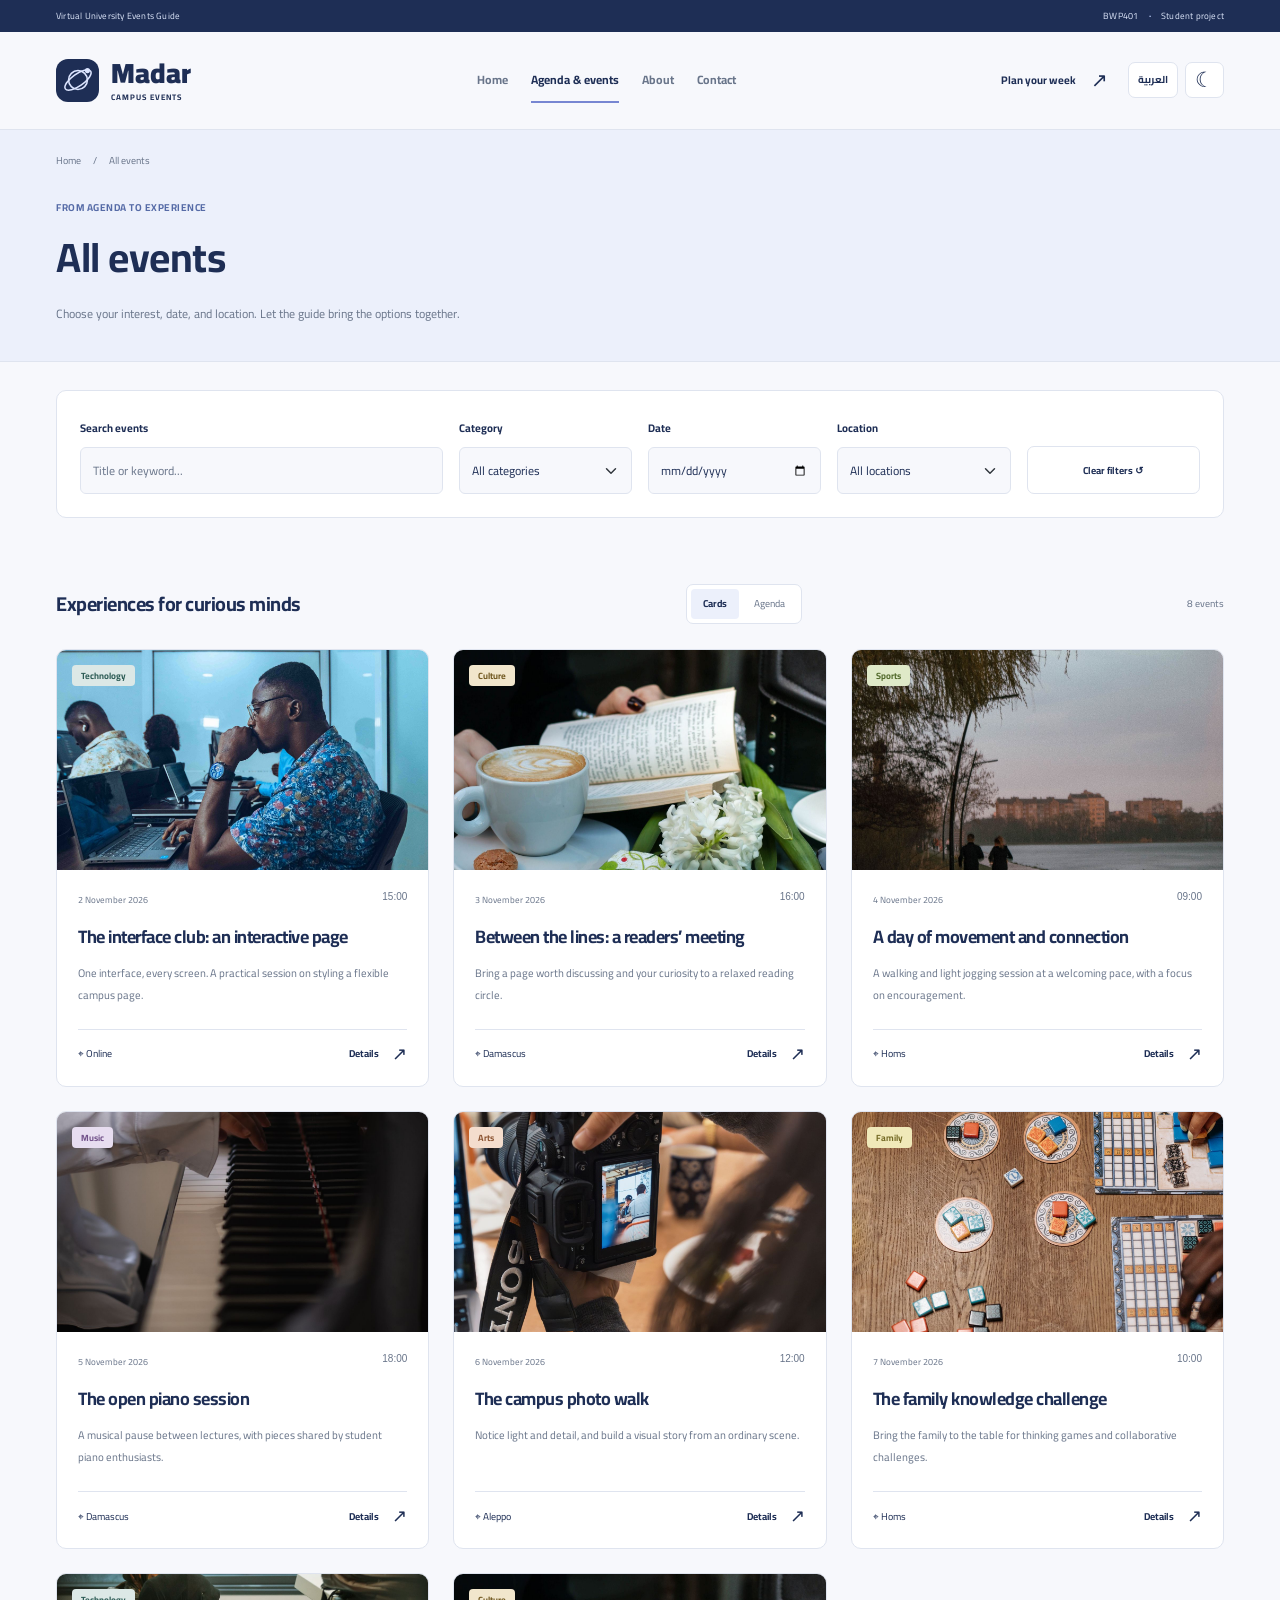
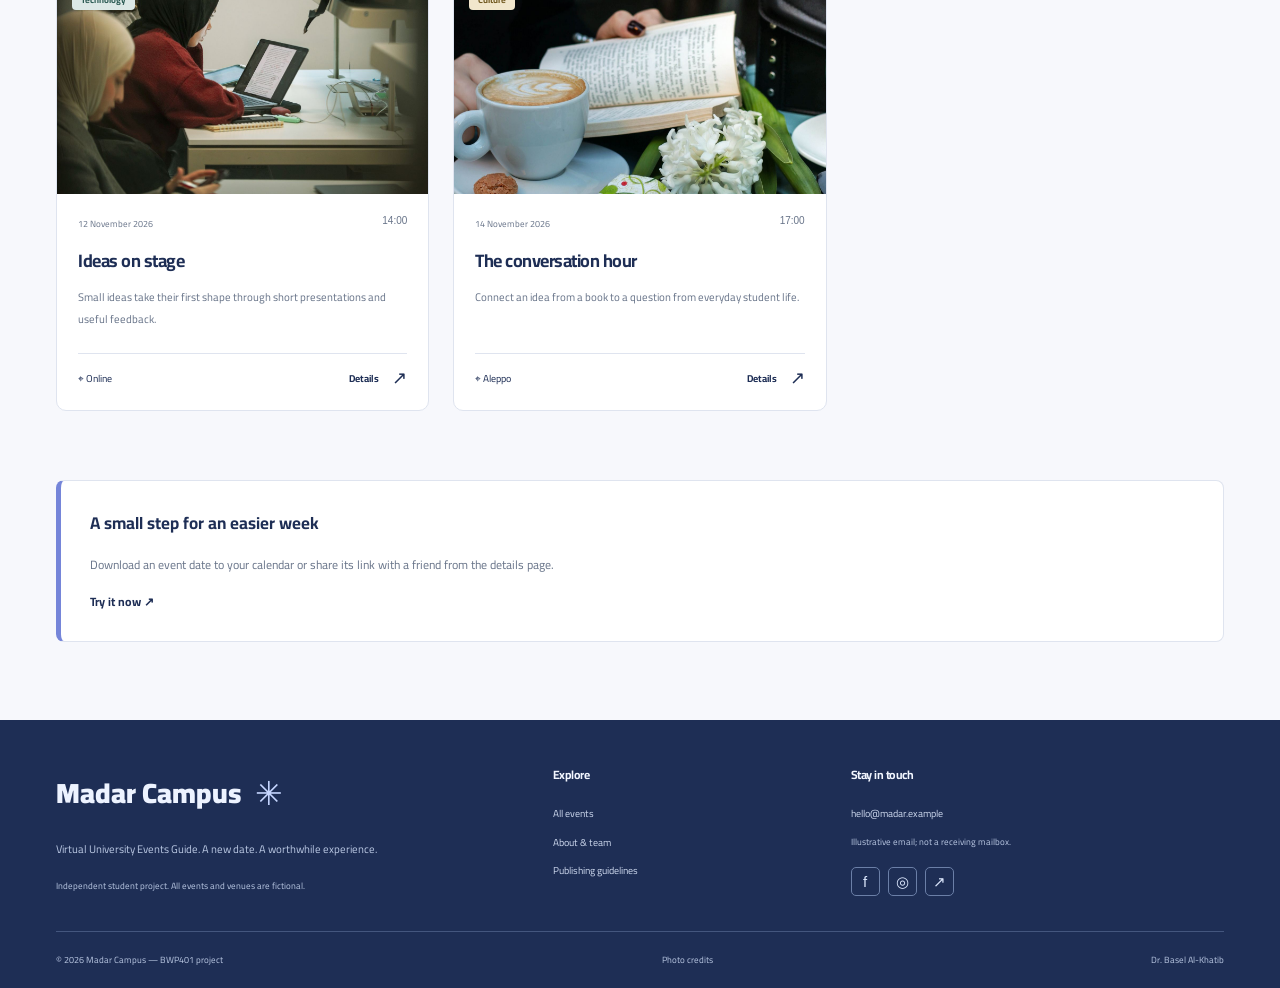
<file: en/events.html>
<!DOCTYPE html><html lang="en" dir="ltr"><head><meta charset="UTF-8"><meta name="viewport" content="width=device-width, initial-scale=1"><meta name="description" content="Madar Campus: a student agenda for discovering virtual university events. BWP401 project."><title>Events | Madar Campus</title><link rel="icon" href="../assets/img/favicon.svg"><link rel="stylesheet" href="https://cdn.jsdelivr.net/npm/bootstrap@5.3.3/dist/css/bootstrap.min.css" onerror="this.onerror=null;this.href='../assets/css/bootstrap.min.css'"><link rel="stylesheet" href="../assets/css/styles.css"><script>try{if(localStorage.getItem('madar-theme')==='dark')document.documentElement.className='dark-theme';}catch(e){}</script></head><body><a class="skip" href="#main">Skip to content</a><div class="masthead"><div class="container"><span>Virtual University Events Guide</span><span>BWP401 <b>·</b> Student project</span></div></div><header><nav class="navbar navbar-expand-lg container" aria-label="Main navigation"><a class="navbar-brand" href="index.html"><span class="brand-icon"><svg viewBox="0 0 42 42" fill="none" aria-hidden="true"><circle cx="21" cy="21" r="11" stroke="currentColor" stroke-width="1.8"/><ellipse cx="21" cy="21" rx="18" ry="7" transform="rotate(-35 21 21)" stroke="currentColor" stroke-width="1.8"/><circle cx="32" cy="10" r="3" fill="currentColor"/></svg></span><span>Madar<span class="brand-small">CAMPUS EVENTS</span></span></a><div class="nav-tools"><button id="languageToggle" onclick="toggleLanguage()" type="button" aria-label="التبديل إلى العربية">العربية</button><button id="themeToggle" onclick="toggleTheme()" type="button" aria-pressed="false" aria-label="Switch to dark mode"><span id="themeSymbol" aria-hidden="true">☾</span></button></div><button class="navbar-toggler" type="button" data-bs-toggle="collapse" data-bs-target="#siteNav" aria-controls="siteNav" aria-expanded="false" aria-label="Toggle navigation"><span class="navbar-toggler-icon"></span></button><div class="collapse navbar-collapse" id="siteNav"><ul class="navbar-nav"><li class="nav-item"><a class="nav-link " href="index.html">Home</a></li><li class="nav-item"><a class="nav-link active" href="events.html" aria-current="page">Agenda & events</a></li><li class="nav-item"><a class="nav-link " href="about.html">About</a></li><li class="nav-item"><a class="nav-link " href="contact.html">Contact</a></li></ul><a class="nav-button" href="events.html">Plan your week <span class="arrow">↗</span></a></div></nav></header><main id="main"><section class="page-top"><div class="container"><p class="breadcrumb-row"><a href="index.html">Home</a><span>/</span>All events</p><p class="eyebrow">FROM AGENDA TO EXPERIENCE</p><h1>All events</h1><p>Choose your interest, date, and location. Let the guide bring the options together.</p></div></section><section class="container filter-section"><form id="filters" class="filter-panel"><div class="row g-3"><div class="col-lg-4"><label for="searchQuery" class="form-label">Search events</label><input id="searchQuery" class="form-control" type="search" placeholder="Title or keyword..."></div><div class="col-sm-6 col-lg-2"><label for="categoryFilter" class="form-label">Category</label><select id="categoryFilter" class="form-select"><option value="">All categories</option><option value="tech">Technology</option><option value="culture">Culture</option><option value="sport">Sports</option><option value="music">Music</option><option value="art">Arts</option><option value="family">Family</option></select></div><div class="col-sm-6 col-lg-2"><label for="dateFilter" class="form-label">Date</label><input type="date" class="form-control" id="dateFilter"></div><div class="col-sm-6 col-lg-2"><label for="locationFilter" class="form-label">Location</label><select class="form-select" id="locationFilter"><option value="">All locations</option><option>Damascus</option><option>Homs</option><option>Aleppo</option><option>Online</option></select></div><div class="col-sm-6 col-lg-2 reset-box"><button class="btn btn-outline-dark" type="reset">Clear filters ↺</button></div></div></form></section><section class="container section"><div class="results-bar"><h2>Experiences for curious minds</h2><div class="view-toggle" aria-label="View mode"><button id="cardsView" class="active" type="button" aria-pressed="true" onclick="setEventView('cards')">Cards</button><button id="agendaView" type="button" aria-pressed="false" onclick="setEventView('agenda')">Agenda</button></div><p id="resultCount" aria-live="polite">8 events</p></div><div class="row g-4" id="eventGrid"><div class="col-md-6 col-lg-4 event-column" data-title="The interface club: an interactive page One interface, every screen. A practical session on styling a flexible campus page." data-category="tech" data-date="2026-11-02" data-location="Online"><article class="card event-card"><a class="event-photo" href="event.html?id=responsive-lab" aria-label="The interface club: an interactive page"><img src="../assets/img/coding.jpg" alt="The interface club: an interactive page" class="" width="1400" height="933" loading="lazy"><span class="badge tag tech">Technology</span></a><div class="card-body"><p class="card-date"><time datetime="2026-11-02">2 November 2026</time><span>15:00</span></p><h3><a href="event.html?id=responsive-lab">The interface club: an interactive page</a></h3><p>One interface, every screen. A practical session on styling a flexible campus page.</p><div class="card-foot"><span>⌖ Online</span><a href="event.html?id=responsive-lab">Details <span class="arrow">↗</span></a></div></div></article></div><div class="col-md-6 col-lg-4 event-column" data-title="Between the lines: a readers’ meeting Bring a page worth discussing and your curiosity to a relaxed reading circle." data-category="culture" data-date="2026-11-03" data-location="Damascus"><article class="card event-card"><a class="event-photo" href="event.html?id=book-cafe" aria-label="Between the lines: a readers’ meeting"><img src="../assets/img/reading.jpg" alt="Between the lines: a readers’ meeting" class="" width="1400" height="933" loading="lazy"><span class="badge tag culture">Culture</span></a><div class="card-body"><p class="card-date"><time datetime="2026-11-03">3 November 2026</time><span>16:00</span></p><h3><a href="event.html?id=book-cafe">Between the lines: a readers’ meeting</a></h3><p>Bring a page worth discussing and your curiosity to a relaxed reading circle.</p><div class="card-foot"><span>⌖ Damascus</span><a href="event.html?id=book-cafe">Details <span class="arrow">↗</span></a></div></div></article></div><div class="col-md-6 col-lg-4 event-column" data-title="A day of movement and connection A walking and light jogging session at a welcoming pace, with a focus on encouragement." data-category="sport" data-date="2026-11-04" data-location="Homs"><article class="card event-card"><a class="event-photo" href="event.html?id=campus-run" aria-label="A day of movement and connection"><img src="../assets/img/running.jpg" alt="A day of movement and connection" class="" width="1400" height="933" loading="lazy"><span class="badge tag sport">Sports</span></a><div class="card-body"><p class="card-date"><time datetime="2026-11-04">4 November 2026</time><span>09:00</span></p><h3><a href="event.html?id=campus-run">A day of movement and connection</a></h3><p>A walking and light jogging session at a welcoming pace, with a focus on encouragement.</p><div class="card-foot"><span>⌖ Homs</span><a href="event.html?id=campus-run">Details <span class="arrow">↗</span></a></div></div></article></div><div class="col-md-6 col-lg-4 event-column" data-title="The open piano session A musical pause between lectures, with pieces shared by student piano enthusiasts." data-category="music" data-date="2026-11-05" data-location="Damascus"><article class="card event-card"><a class="event-photo" href="event.html?id=piano-evening" aria-label="The open piano session"><img src="../assets/img/piano.jpg" alt="The open piano session" class="" width="1400" height="933" loading="lazy"><span class="badge tag music">Music</span></a><div class="card-body"><p class="card-date"><time datetime="2026-11-05">5 November 2026</time><span>18:00</span></p><h3><a href="event.html?id=piano-evening">The open piano session</a></h3><p>A musical pause between lectures, with pieces shared by student piano enthusiasts.</p><div class="card-foot"><span>⌖ Damascus</span><a href="event.html?id=piano-evening">Details <span class="arrow">↗</span></a></div></div></article></div><div class="col-md-6 col-lg-4 event-column" data-title="The campus photo walk Notice light and detail, and build a visual story from an ordinary scene." data-category="art" data-date="2026-11-06" data-location="Aleppo"><article class="card event-card"><a class="event-photo" href="event.html?id=photo-walk" aria-label="The campus photo walk"><img src="../assets/img/camera.jpg" alt="The campus photo walk" class="" width="1400" height="933" loading="lazy"><span class="badge tag art">Arts</span></a><div class="card-body"><p class="card-date"><time datetime="2026-11-06">6 November 2026</time><span>12:00</span></p><h3><a href="event.html?id=photo-walk">The campus photo walk</a></h3><p>Notice light and detail, and build a visual story from an ordinary scene.</p><div class="card-foot"><span>⌖ Aleppo</span><a href="event.html?id=photo-walk">Details <span class="arrow">↗</span></a></div></div></article></div><div class="col-md-6 col-lg-4 event-column" data-title="The family knowledge challenge Bring the family to the table for thinking games and collaborative challenges." data-category="family" data-date="2026-11-07" data-location="Homs"><article class="card event-card"><a class="event-photo" href="event.html?id=family-puzzles" aria-label="The family knowledge challenge"><img src="../assets/img/games.jpg" alt="The family knowledge challenge" class="" width="1400" height="933" loading="lazy"><span class="badge tag family">Family</span></a><div class="card-body"><p class="card-date"><time datetime="2026-11-07">7 November 2026</time><span>10:00</span></p><h3><a href="event.html?id=family-puzzles">The family knowledge challenge</a></h3><p>Bring the family to the table for thinking games and collaborative challenges.</p><div class="card-foot"><span>⌖ Homs</span><a href="event.html?id=family-puzzles">Details <span class="arrow">↗</span></a></div></div></article></div><div class="col-md-6 col-lg-4 event-column" data-title="Ideas on stage Small ideas take their first shape through short presentations and useful feedback." data-category="tech" data-date="2026-11-12" data-location="Online"><article class="card event-card"><a class="event-photo" href="event.html?id=project-showcase" aria-label="Ideas on stage"><img src="../assets/img/study.jpg" alt="Ideas on stage" class="" width="1400" height="933" loading="lazy"><span class="badge tag tech">Technology</span></a><div class="card-body"><p class="card-date"><time datetime="2026-11-12">12 November 2026</time><span>14:00</span></p><h3><a href="event.html?id=project-showcase">Ideas on stage</a></h3><p>Small ideas take their first shape through short presentations and useful feedback.</p><div class="card-foot"><span>⌖ Online</span><a href="event.html?id=project-showcase">Details <span class="arrow">↗</span></a></div></div></article></div><div class="col-md-6 col-lg-4 event-column" data-title="The conversation hour Connect an idea from a book to a question from everyday student life." data-category="culture" data-date="2026-11-14" data-location="Aleppo"><article class="card event-card"><a class="event-photo" href="event.html?id=open-pages" aria-label="The conversation hour"><img src="../assets/img/reading.jpg" alt="The conversation hour" class="" width="1400" height="933" loading="lazy"><span class="badge tag culture">Culture</span></a><div class="card-body"><p class="card-date"><time datetime="2026-11-14">14 November 2026</time><span>17:00</span></p><h3><a href="event.html?id=open-pages">The conversation hour</a></h3><p>Connect an idea from a book to a question from everyday student life.</p><div class="card-foot"><span>⌖ Aleppo</span><a href="event.html?id=open-pages">Details <span class="arrow">↗</span></a></div></div></article></div></div><div id="emptyState" class="empty-state" style="display:none"><span>⌕</span><h3>No dates match those filters</h3><p>Try another keyword or broaden the filters.</p><button class="btn btn-primary" type="button" onclick="resetFilters()">Show all events</button></div></section><section class="container section"><div class="quiet-note"><strong>A small step for an easier week</strong><p>Download an event date to your calendar or share its link with a friend from the details page.</p><a href="event.html?id=responsive-lab" class="text-link">Try it now ↗</a></div></section></main><footer><div class="container"><div class="row g-4"><div class="col-lg-5"><a class="footer-brand" href="index.html">Madar Campus<span>✳</span></a><p>Virtual University Events Guide. A new date. A worthwhile experience.</p><small>Independent student project. All events and venues are fictional.</small></div><div class="col-6 col-lg-3"><h2>Explore</h2><a href="events.html">All events</a><a href="about.html">About & team</a><a href="about.html#policies">Publishing guidelines</a></div><div class="col-6 col-lg-4"><h2>Stay in touch</h2><a dir="ltr" href="mailto:hello@madar.example">hello@madar.example</a><small>Illustrative email; not a receiving mailbox.</small><div class="social"><a href="https://www.facebook.com/" target="_blank" rel="noopener noreferrer" aria-label="Facebook">f</a><a href="https://www.instagram.com/" target="_blank" rel="noopener noreferrer" aria-label="Instagram">◎</a><a href="https://t.me/" target="_blank" rel="noopener noreferrer" aria-label="Telegram">↗</a></div></div></div><div class="footer-bottom"><span>© 2026 Madar Campus — BWP401 project</span><a href="about.html#credits">Photo credits</a><span>Dr. Basel Al-Khatib</span></div></div></footer><button id="toTop" class="to-top" type="button" aria-label="Back to top" onclick="window.scrollTo(0,0)">↑</button><script src="https://cdn.jsdelivr.net/npm/bootstrap@5.3.3/dist/js/bootstrap.bundle.min.js" onerror="this.onerror=null;this.src='../assets/js/bootstrap.bundle.min.js'"></script><script src="../assets/js/main.js"></script></body></html>
</file>
<file: assets/css/styles.css>
/* CH3: هوية موحدة وفصل التنسيق عن المحتوى. Grid وFlex والتجاوب مطلوبة بالوظيفة. */
@font-face{font-family:Cairo;src:url('../fonts/cairo-400.ttf') format('truetype');font-weight:400;font-display:swap}@font-face{font-family:Cairo;src:url('../fonts/cairo-700.ttf') format('truetype');font-weight:600 800;font-display:swap}@font-face{font-family:Cairo;src:url('../fonts/cairo-900.ttf') format('truetype');font-weight:900;font-display:swap}
:root{--paper:#f7f8fc;--surface:#fff;--ink:#1e2e55;--muted:#69758a;--line:#dfe4ef;--wash:#ecf0fb;--lime:#dce5ff;--deep:#1e2e55;--on-deep:#f3f6ff;--bs-body-font-family:Cairo,Tahoma,Arial,sans-serif;--bs-body-color:var(--ink);--bs-body-bg:var(--paper)}
html.dark-theme{--paper:#101727;--surface:#19243b;--ink:#e7edf8;--muted:#aebbd2;--line:#35435d;--wash:#23324e;--deep:#14213b;--on-deep:#f3f6ff;color-scheme:dark}
*{box-sizing:border-box}html{scroll-behavior:smooth;scroll-padding-top:20px}body{margin:0;background:var(--paper);color:var(--ink);font:400 14px/1.95 Cairo,Tahoma,Arial,sans-serif}a{color:inherit;text-decoration:none}a:hover{color:#6a67bd}h1,h2,h3{font-weight:800;line-height:1.5;letter-spacing:-.5px}p{color:var(--muted)}img{max-width:100%;object-fit:cover}button,input,select,textarea{font:inherit}button,a{touch-action:manipulation}button:focus-visible,a:focus-visible{outline:3px solid #7286cf;outline-offset:5px}.container{max-width:1224px;padding-left:28px;padding-right:28px}.eyebrow{font-size:10px;font-weight:800;letter-spacing:.5px;color:#566ba7;margin:0 0 10px}.dark-theme .eyebrow{color:#becefc}.section{padding-top:66px;padding-bottom:3px}.section-head{display:flex;justify-content:space-between;align-items:center;gap:22px;margin-bottom:27px}.section-head h2{font-size:28px;margin:0}.text-link{display:inline-flex;align-items:center;gap:12px;font-size:12px;font-weight:700}.arrow{display:inline-block;font:20px Arial,sans-serif}.btn{display:inline-flex;justify-content:center;align-items:center;gap:17px;border-radius:7px;font-size:12px;font-weight:700;min-height:48px;padding:12px 21px;line-height:1.7}.btn-primary{--bs-btn-bg:#365cd3;--bs-btn-color:#f6faed;--bs-btn-border-color:#365cd3;--bs-btn-hover-bg:#284bb7;--bs-btn-hover-color:#fff;--bs-btn-hover-border-color:#284bb7;--bs-btn-active-bg:#284bb7;--bs-btn-active-color:#fff;--bs-btn-active-border-color:#284bb7}.dark-theme .btn-primary{--bs-btn-bg:#c6d6ff;--bs-btn-color:#17254d;--bs-btn-border-color:#c6d6ff;--bs-btn-hover-bg:#e1e9ff;--bs-btn-hover-color:#17254d;--bs-btn-hover-border-color:#e1e9ff;--bs-btn-active-bg:#e1e9ff;--bs-btn-active-color:#17254d}.btn-outline-dark{--bs-btn-color:var(--ink);--bs-btn-border-color:var(--line);--bs-btn-hover-bg:var(--wash);--bs-btn-hover-color:var(--ink);--bs-btn-hover-border-color:var(--ink);--bs-btn-active-bg:var(--wash);--bs-btn-active-color:var(--ink)}.skip{position:absolute;top:-100px;z-index:2000;background:var(--ink);color:var(--paper);padding:12px}.skip:focus{top:0}.masthead{background:var(--deep);color:#dbe4f8;font-size:9px;letter-spacing:.2px}.masthead .container{display:flex;justify-content:space-between;padding-top:7px;padding-bottom:7px}.masthead b{margin:0 8px;color:#b9c9f6}.navbar{padding-top:21px;padding-bottom:21px;gap:20px}.navbar-brand{color:var(--ink);display:flex;align-items:center;gap:12px;font-size:28px;font-weight:900;margin:0;line-height:1.1}.navbar-brand:hover{color:var(--ink)}.brand-icon{width:43px;height:43px;background:var(--deep);color:var(--lime);border-radius:12px;display:flex;align-items:center;justify-content:center}.brand-icon svg{width:36px;height:36px}.brand-small{display:block;font-size:10px;letter-spacing:1px;margin-top:6px;font-weight:600}.nav-tools{display:flex;gap:7px;order:3}.nav-tools button{background:var(--surface);border:1px solid var(--line);border-radius:7px;color:var(--ink);height:36px;min-width:36px;padding:4px 9px;line-height:1;font-size:10px;font-weight:700}.nav-tools #themeToggle{font:21px Arial}.navbar-collapse{order:2}.navbar-nav{gap:23px;margin:auto}.navbar-nav .nav-link{font-size:12px;font-weight:700;padding:10px 0!important;color:var(--muted)}.navbar-nav .nav-link.active{color:var(--ink);border-bottom:2px solid #7786d2}.nav-button{font-size:11px;font-weight:700;display:inline-flex;align-items:center;gap:15px}.navbar-toggler{border-color:var(--line);padding:6px;order:4}.dark-theme .navbar-toggler-icon{filter:invert(1)}.team-intro{display:flex;align-items:center;gap:18px;padding-top:10px;padding-bottom:20px;border-bottom:1px solid var(--line);margin-bottom:24px}.team-label{min-width:195px;border-inline-end:1px solid var(--line);padding-inline-end:20px}.team-label strong{display:block;font-size:12px}.team-label span{font-size:9px;color:var(--muted)}.team-grid{display:grid;grid-template-columns:repeat(4,1fr);gap:16px;flex:1}.team-member{display:flex;align-items:center;gap:15px;padding:22px;background:var(--surface);border:1px solid var(--line);border-radius:10px;min-width:0}.team-member img{border-radius:15px;width:58px;height:58px;flex-shrink:0}.team-member h3{font-size:15px;margin:0 0 6px}.team-member p[dir]{font:11px Arial;margin:0 0 4px;color:var(--muted);overflow-wrap:anywhere}.team-member small{font-size:9px;color:var(--muted)}.team-member .role{font-size:9px;margin:5px 0 0;line-height:1.8}.team-intro .team-member{padding:0;border:0;background:none;gap:0;text-align:center;justify-content:center}.team-intro .team-member img{display:none}.team-intro .team-member h3{font-size:11px}.team-intro .team-member p[dir]{font-size:9px}.team-intro .team-member small{font-size:8px}.hero-copy{background:var(--wash);border-radius:17px;padding:42px 43px 22px;position:relative;overflow:hidden;min-height:468px;display:flex;flex-direction:column;align-items:flex-start}.hero-copy:after{content:'';position:absolute;left:-85px;bottom:-160px;border:1px solid #7287bd33;border-radius:50%;width:330px;height:330px;pointer-events:none;box-shadow:0 0 0 40px #8a9dce0b,0 0 0 80px #8a9dce0b}.hero-copy h1{font-size:48px;line-height:1.6;letter-spacing:-1.5px;margin-bottom:15px;z-index:1}.hero-copy h1 em{font-style:normal;position:relative}.hero-copy h1 em:after{content:'';height:9px;width:100%;background:#bacbff88;position:absolute;bottom:8px;right:0;z-index:-1}.hero-copy>p:not(.eyebrow){font-size:12px;line-height:2.1}.hero-actions{display:flex;gap:25px;align-items:center;margin-top:17px;z-index:1}.hero-bottom{display:flex;justify-content:space-between;width:100%;margin-top:auto;padding-top:30px;border-top:1px solid #91a5d055;font:9px Arial;color:var(--muted);letter-spacing:1.2px}.hero-photo{display:block;position:relative;overflow:hidden;border-radius:17px;height:468px;color:#fff;background:#1e2e55}.hero-photo>img{width:100%;height:100%;object-position:52% 45%;filter:brightness(.85)}.hero-photo:after{content:'';position:absolute;inset:30% 0 0;background:linear-gradient(0deg,#10291df5,transparent)}.photo-note{position:absolute;top:19px;right:18px;background:#dce5ff;color:#1e2e55;border-radius:4px;padding:7px 12px;font-size:8px;font-weight:800}.photo-caption{position:absolute;bottom:28px;right:26px;left:26px;z-index:1}.photo-caption small{font-size:8px;color:#d7e6b4;letter-spacing:1px}.photo-caption h2{font-size:25px;margin:13px 0;color:#fff}.photo-caption>span{font-size:10px;color:#e0e7db}.category-row{display:flex;gap:12px;flex-wrap:wrap}.category-pill{display:flex;align-items:center;gap:13px;justify-content:center;padding:17px 22px;background:var(--surface);border:1px solid var(--line);border-radius:8px;flex:1;font-size:12px;font-weight:700;min-width:130px}.category-pill>span{font:24px Arial;color:#6974ae}.category-pill:hover{background:var(--wash);color:var(--ink);border-color:#93a4d3}.agenda-frame{border:1px solid var(--line);background:var(--surface);border-radius:15px;overflow:hidden}.agenda-heading{display:flex;justify-content:space-between;align-items:center;padding:28px 32px}.agenda-heading h2{font-size:26px;margin:0}.agenda-heading p:last-child{font-size:10px;margin:7px 0 0}.circle-link{height:45px;width:45px;display:flex;align-items:center;justify-content:center;border:1px solid var(--line);border-radius:50%;font:24px Arial}.week-strip{display:grid;grid-template-columns:repeat(7,1fr);border-top:1px solid var(--line);border-bottom:1px solid var(--line);background:var(--wash)}.week-strip a{padding:19px 6px;text-align:center;border-inline-end:1px solid var(--line)}.week-strip a:last-child{border:0}.week-strip a:hover{background:#dce5ff;color:#1e2e55}.week-strip strong{display:block;font:800 31px Arial;margin:8px 0}.week-strip span{font-size:10px}.week-strip small{font:8px Cairo,Arial;letter-spacing:.5px}.agenda-list{padding:0 31px}.agenda-row{display:flex;align-items:center;gap:28px;padding:24px 0;border-bottom:1px solid var(--line)}.agenda-row:last-child{border:0}.agenda-row time{display:flex;flex-direction:column;align-items:center;min-width:45px}.agenda-row time strong{font:700 27px Arial}.agenda-row time span{font-size:8px;color:var(--muted)}.agenda-row h3{font-size:17px;margin:8px 0 0}.agenda-place{margin-inline-start:auto;font-size:11px;min-width:125px}.agenda-place small{display:block;font:10px Arial;color:var(--muted);margin-top:9px;direction:ltr}.agenda-arrow{font:24px Arial;margin-inline-start:20px}.agenda-more{display:flex;align-items:center;justify-content:center;gap:18px;background:var(--wash);border-top:1px solid var(--line);font-size:11px;font-weight:700;padding:15px}.tag{font-size:9px;font-weight:600;border-radius:4px;padding:6px 9px;background:#dce8e6;color:#2d5c55}.tag.culture{background:#f1e6cc;color:#715921}.tag.sport{background:#dfe9c8;color:#526a2c}.tag.music{background:#e7ddf0;color:#72528a}.tag.art{background:#f4ddcd;color:#8c5533}.tag.family{background:#f0e9b9;color:#756b26}.spotlight{margin-top:65px;padding:43px 0 28px;background:var(--deep);color:#eef3ff}.spotlight .eyebrow{color:#becdff}.spotlight .section-head h2{color:#eef3ff}.spotlight-slide{display:grid;grid-template-columns:1.1fr 1fr;background:var(--surface);border-radius:13px;overflow:hidden;color:var(--ink);min-height:350px}.spotlight-photo{position:relative;min-height:350px}.spotlight-photo img{width:100%;height:100%;position:absolute;inset:0}.spotlight-photo>span{position:absolute;top:20px;right:23px;background:#dce5ff;color:#1e2e55;font:700 18px Arial;border-radius:4px;padding:11px 15px}.spotlight-copy{padding:38px 43px;display:flex;flex-direction:column;align-items:flex-start;justify-content:center}.spotlight-copy h3{font-size:31px;margin-top:15px;margin-bottom:16px}.spotlight-copy p{font-size:12px}.spotlight-meta{font-size:10px;color:var(--muted);margin:5px 0 24px;display:flex;gap:12px}.carousel-controls{display:flex;align-items:center;justify-content:space-between;margin-top:20px}.carousel-controls p{margin:0;color:#c1ccea;font-size:10px}.carousel-controls>div{display:flex;gap:8px}.carousel-controls button{width:39px;height:39px;background:none;border:1px solid #7e91bb;color:#eef3ff;border-radius:50%;font:22px Arial}.carousel-controls button:hover{background:#dce5ff;color:#1e2e55}.event-card{height:100%;background:var(--surface);border:1px solid var(--line);border-radius:10px;overflow:hidden;transition:transform .2s}.event-card:hover{transform:translateY(-4px)}.event-photo{position:relative;display:block;height:220px;overflow:hidden}.event-photo img{width:100%;height:100%;transition:transform .3s}.event-card:hover .event-photo img{transform:scale(1.035)}.event-photo .tag{position:absolute;top:15px;right:15px}.card-body{padding:21px}.card-date{display:flex;justify-content:space-between;gap:15px;font-size:9px;margin-bottom:13px;color:var(--muted)}.card-date>span{font:10px Arial}.event-card h3{font-size:18px;margin-bottom:11px;line-height:1.7}.card-body>p:not(.card-date){font-size:11px;min-height:46px;margin-bottom:20px}.card-foot{border-top:1px solid var(--line);display:flex;justify-content:space-between;padding-top:13px;font-size:10px;align-items:center}.card-foot>a{font-weight:700;display:flex;align-items:center;gap:13px}.card-foot .arrow{font-size:18px}.suggest-banner{background:#dce5ff;color:#1e2e55;padding:32px;border-radius:12px;display:flex;align-items:center;gap:28px}.asterisk{font:70px Arial}.suggest-banner .eyebrow{color:#59672f}.suggest-banner h2{font-size:23px;margin:0}.suggest-banner>.btn{margin-inline-start:auto;white-space:nowrap}.suggest-banner .btn{--bs-btn-bg:#1e2e55;--bs-btn-color:#fff;--bs-btn-border-color:#1e2e55}.page-top{padding:21px 0 36px;border-top:1px solid var(--line);border-bottom:1px solid var(--line);background:var(--wash)}.breadcrumb-row{display:flex;gap:12px;align-items:center;font-size:10px;color:var(--muted);margin-bottom:27px;flex-wrap:wrap}.page-top h1{font-size:41px;margin-bottom:13px}.page-top>.container>p:last-child{font-size:12px;max-width:720px;margin:0}.filter-section{padding-top:28px}.filter-panel{border:1px solid var(--line);border-radius:10px;padding:23px;background:var(--surface)}.form-label{font-weight:700;font-size:11px;margin-bottom:8px}.form-control,.form-select{font-size:12px;min-height:47px;padding:12px;border-radius:6px;border-color:var(--line);color:var(--ink);background-color:var(--paper)}.form-control:focus,.form-select:focus{color:var(--ink);background-color:var(--surface);border-color:#7c8dc4;box-shadow:0 0 0 3px #7786d225}.form-control::placeholder{color:var(--muted)}.dark-theme .form-select{background-image:url("data:image/svg+xml,%3csvg xmlns='http://www.w3.org/2000/svg' viewBox='0 0 16 16'%3e%3cpath fill='none' stroke='%23c2d0bf' stroke-linecap='round' stroke-linejoin='round' stroke-width='2' d='m2 5 6 6 6-6'/%3e%3c/svg%3e")}.reset-box{display:flex;align-items:flex-end}.reset-box .btn{width:100%;font-size:10px;padding:12px 6px}.results-bar{display:flex;align-items:center;gap:20px;flex-wrap:wrap;margin-bottom:25px}.results-bar h2{font-size:20px;margin:0}.results-bar>p{font-size:10px;margin:0;margin-inline-start:auto}.view-toggle{display:flex;padding:4px;border:1px solid var(--line);border-radius:7px;background:var(--surface);gap:3px;margin-inline-start:auto}.view-toggle button{border:0;background:none;color:var(--muted);padding:5px 12px;font-size:10px;border-radius:4px}.view-toggle button.active{background:var(--wash);color:var(--ink);font-weight:700}.agenda-view .event-column{width:100%}.agenda-view .event-card{display:grid;grid-template-columns:190px 1fr}.agenda-view .event-photo{height:100%;min-height:190px}.agenda-view .card-body{padding:23px 27px}.agenda-view .card-body>p:not(.card-date){min-height:0}.agenda-view .event-card h3{font-size:21px}.empty-state{text-align:center;padding:60px 15px}.empty-state>span{font:60px Arial;color:var(--muted)}.empty-state h3{font-size:24px;margin-top:15px}.empty-state p{font-size:12px}.quiet-note{border:1px solid var(--line);border-inline-start:5px solid #7585d9;border-radius:8px;background:var(--surface);padding:26px 29px}.quiet-note strong{font-size:17px}.quiet-note p{font-size:12px;margin:12px 0}.detail-top{padding-top:25px}.detail-top h1{font-size:39px;margin:17px 0}.detail-top .col-lg-6>p{font-size:13px;line-height:2}.detail-image{width:100%;height:370px;border-radius:13px}.detail-buttons{display:flex;gap:12px;flex-wrap:wrap;margin-top:25px}.demo-label{display:block;color:var(--muted);font-size:9px;margin-top:18px}.detail-facts{display:grid;grid-template-columns:repeat(4,1fr);padding:23px 0;margin-top:35px;border-top:1px solid var(--line);border-bottom:1px solid var(--line)}.detail-facts>div{padding:0 20px;border-inline-end:1px solid var(--line)}.detail-facts>div:last-child{border:0}.detail-facts small{display:block;color:var(--muted);font-size:9px;margin-bottom:6px}.detail-facts strong{font-size:13px}.detail-body h2{font-size:27px}.detail-body .col-lg-7>p:not(.eyebrow){font-size:14px;line-height:2.25}.gallery{margin-top:32px}.gallery h3{font-size:18px;margin-bottom:18px}.gallery img{width:100%;height:190px;border-radius:9px}.gallery small{font-size:9px;color:var(--muted)}.program-card{padding:28px;border:1px solid var(--line);background:var(--surface);border-radius:11px}.program-card h2{font-size:23px;margin-bottom:23px}.program-row{display:flex;align-items:center;gap:17px;padding:17px 0;border-bottom:1px solid var(--line)}.program-row>span{font:11px Arial;color:#6e81c3}.program-row>p{font-size:11px;margin:0}.program-card>img{width:100%;height:auto;border-radius:8px;margin-top:24px}.program-card>small{font-size:9px;color:var(--muted);display:block;margin-top:9px}.modal-content{background:var(--surface);border:1px solid var(--line);border-radius:13px;color:var(--ink);padding:7px}.modal-header{border-color:var(--line)}.modal-body{padding:22px}.modal-body>p{font-size:12px}.share-links{display:flex;gap:10px;margin-top:20px}.dark-theme .btn-close{filter:invert(1)}.about-photo{width:100%;height:360px;border-radius:13px}.values{display:grid;grid-template-columns:repeat(3,1fr);border-top:1px solid var(--line);border-bottom:1px solid var(--line)}.values article{padding:30px;border-inline-end:1px solid var(--line)}.values article:last-child{border:0}.values span{font:12px Arial;color:#7081bd}.values h3{font-size:23px;margin:23px 0 15px}.values p{font-size:12px;margin:0}.policy{border:1px solid var(--line);border-radius:10px;background:var(--surface);padding:28px;height:100%}.policy>span{font:12px Arial;color:#697cbd}.policy h3{font-size:24px;margin:18px 0 13px}.policy p,.policy ul{font-size:12px;line-height:2.2;color:var(--muted)}.policy small{font-size:10px;color:var(--muted)}.credits{border-top:1px solid var(--line);margin-top:65px;padding-top:35px}.credits h2{font-size:24px}.credits p,.credits>a{font-size:11px}.credit-links{display:flex;flex-wrap:wrap;gap:8px;margin:18px 0}.credit-links a{font:11px Arial;background:var(--surface);border:1px solid var(--line);border-radius:5px;padding:10px 15px}.form-card{padding:31px;background:var(--surface);border:1px solid var(--line);border-radius:12px}.form-card h2{font-size:27px}.form-card>p:not(.eyebrow){font-size:10px;margin-bottom:25px}.form-card small{font-size:9px;color:var(--muted)}.form-card textarea{resize:vertical}.form-note{font-size:9px;margin-top:15px;margin-bottom:0}.contact-aside{padding:36px;background:#dce5ff;color:#1e2e55;border-radius:12px;height:100%;display:flex;flex-direction:column;align-items:flex-start}.contact-aside>span{font:70px Arial;margin-bottom:28px}.contact-aside h2{font-size:36px;margin-bottom:20px}.contact-aside>p{font-size:12px;color:#556c3b}.contact-aside>div{border-top:1px solid #a4b965;width:100%;padding-top:25px;margin-top:20px;margin-bottom:25px}.contact-aside h3{font-size:13px}.contact-aside a[dir]{font:14px Arial;display:inline-block;margin-top:8px}.contact-aside small{font-size:9px;display:block;margin-top:13px;color:#526b3f}.contact-aside>.text-link{margin-top:auto}.faq .col-md-4 h3{font-size:18px}.faq .col-md-4 p{font-size:12px}.field-error{display:block;font-size:10px;margin-top:5px;color:#a63339}.dark-theme .field-error{color:#ffb6aa}.alert{font-size:12px;border-radius:7px}.alert-success{background:#e5f0d8;color:#365b28;border-color:#c6dcae}.alert-danger{background:#fff0eb;color:#963d32;border-color:#efc5ba}.dark-theme .alert-success{background:#283e2b;color:#d5edbf;border-color:#526f48}.dark-theme .alert-danger{background:#482f2a;color:#ffcdc0;border-color:#865847}.is-invalid{border-color:#bd6862!important}footer{background:var(--deep);color:#dae5fb;margin-top:75px;padding-top:46px}footer h2{font-size:12px;color:#f2f6ff;margin-bottom:20px}footer .col-6>a{display:block;font-size:10px;color:#cbd6ec;margin:9px 0}.footer-brand{font-size:28px;font-weight:900;color:#edf3ff;display:flex;gap:14px;align-items:center}.footer-brand span{color:#c6d6ff;font:34px Arial}footer p{font-size:11px;color:#b8c6e1;line-height:2.1;max-width:365px;margin-top:17px}footer small{font-size:9px;color:#b8c6e1;display:block;max-width:340px}.social{display:flex;gap:8px;margin-top:17px}.social a{width:29px;height:29px;display:flex;align-items:center;justify-content:center;border:1px solid #6b7fa7;border-radius:5px;font:15px Arial;color:#dae5fb}.footer-bottom{margin-top:35px;padding:19px 0;border-top:1px solid #6b7fa780;display:flex;justify-content:space-between;font-size:9px;color:#b8c6e1}.to-top{position:fixed;left:17px;bottom:17px;height:39px;width:39px;background:var(--surface);color:var(--ink);border:1px solid var(--line);border-radius:8px;z-index:99;font:22px Arial;display:none}
html[dir=ltr] .hero-copy h1{line-height:1.35;font-size:45px}html[dir=ltr] .hero-copy:after{left:auto;right:-85px}html[dir=ltr] .photo-note{right:auto;left:18px}html[dir=ltr] .event-photo .tag{right:auto;left:15px}html[dir=ltr] .spotlight-photo>span{right:auto;left:23px}html[dir=ltr] .brand-small{font-size:8px;letter-spacing:1px}html[dir=ltr] .hero-copy h1 em:after{bottom:3px}
@media(max-width:1199px){.navbar{gap:15px}.navbar-nav{gap:18px}.navbar-nav .nav-link{font-size:11px}.team-label{min-width:170px}.team-member{padding:18px;gap:10px;flex-direction:column;text-align:center}.team-intro .team-member{flex-direction:row}.hero-copy{padding:36px 31px 24px}.hero-copy h1{font-size:43px}html[dir=ltr] .hero-copy h1{font-size:40px}.hero-photo,.hero-copy{height:auto;min-height:460px}.event-photo{height:200px}.spotlight-copy{padding:30px}.spotlight-copy h3{font-size:27px}.team-member p[dir]{font-size:10px}}
@media(max-width:991px){.navbar{gap:12px}.navbar-brand{margin-inline-end:auto}.nav-tools{order:2}.navbar-toggler{order:3}.navbar-collapse{order:4}.navbar-nav{gap:2px;padding-top:15px}.navbar-nav .nav-link.active{border-bottom:0;color:#6980d2}.nav-button{margin-top:14px;display:inline-flex}.team-intro{display:block}.team-label{border:0;padding:0;margin-bottom:15px;display:flex;gap:15px;align-items:center}.team-grid{gap:12px}.hero-copy{min-height:410px}.hero-photo{height:330px;min-height:0}.hero-photo>img{object-position:50% 50%}.photo-caption{right:30px}.photo-caption h2{font-size:26px}.hero-bottom{margin-top:35px}.spotlight-slide{grid-template-columns:1fr 1fr}.spotlight-photo{min-height:320px}.spotlight-copy{padding:27px}.spotlight-copy h3{font-size:25px}.team-grid:not(.team-intro .team-grid){grid-template-columns:repeat(2,1fr)}.team-member{flex-direction:row;text-align:start}.detail-image{height:330px}.detail-top h1{font-size:35px}.detail-top .detail-image{margin-top:10px}.detail-facts strong{font-size:12px}.contact-aside{min-height:500px}}
@media(max-width:575px){.container{padding-left:20px;padding-right:20px}.masthead{font-size:7px}.masthead b{margin:0 4px}.navbar{padding-top:18px;padding-bottom:18px;gap:8px}.navbar-brand{font-size:24px;gap:8px}.brand-icon{width:35px;height:35px;border-radius:9px}.brand-icon svg{width:29px;height:29px}.brand-small{font-size:8px}.nav-tools{gap:5px}.nav-tools button{min-width:31px;height:31px;font-size:9px;padding:4px 6px}.nav-tools #themeToggle{font-size:19px}.navbar-toggler{padding:3px}.navbar-toggler-icon{width:23px;height:23px}.team-intro{padding-top:5px;padding-bottom:18px;margin-bottom:18px}.team-label{justify-content:space-between;gap:8px;margin-bottom:15px}.team-label strong{font-size:11px}.team-label span{font-size:8px}.team-intro .team-grid{grid-template-columns:repeat(2,1fr);gap:13px}.team-intro .team-member{padding:8px 4px;border:1px solid var(--line);border-radius:6px}.team-intro .team-member h3{font-size:11px}.team-intro .team-member p[dir]{font-size:9px}.hero-copy{padding:30px 25px 20px;min-height:420px;border-radius:12px}.hero-copy h1{font-size:36px;line-height:1.65;letter-spacing:-1px}.hero-copy>p:not(.eyebrow){font-size:11px}.eyebrow{font-size:9px}.hero-actions{gap:20px;flex-wrap:wrap;margin-top:20px}.btn{font-size:11px;padding:12px 17px;gap:12px}.text-link{font-size:11px}.hero-bottom{font-size:8px;margin-top:30px;padding-top:22px;letter-spacing:.3px}.hero-photo{height:285px;border-radius:12px}.photo-caption{bottom:25px;right:25px}.photo-caption h2{font-size:24px}.section{padding-top:43px}.section-head{margin-bottom:23px;align-items:flex-start;gap:15px}.section-head h2{font-size:23px}.section-head>.text-link{font-size:9px;margin-top:30px;white-space:nowrap}.category-row{gap:9px}.category-pill{min-width:calc(33.333% - 9px);padding:13px 7px;font-size:10px;gap:8px}.category-pill>span{font-size:20px}.agenda-heading{padding:23px}.agenda-heading h2{font-size:23px}.agenda-heading p:last-child{font-size:9px}.circle-link{height:35px;width:35px;font-size:20px}.week-strip a{padding:14px 2px}.week-strip span{font-size:7px}.week-strip strong{font-size:22px;margin:7px 0}.week-strip small{font-size:6px}.agenda-list{padding:0 20px}.agenda-row{gap:13px;padding:19px 0;flex-wrap:wrap}.agenda-row time{min-width:30px;align-self:flex-start;padding-top:5px}.agenda-row time strong{font-size:24px}.agenda-row>div{flex:1;min-width:180px}.agenda-row h3{font-size:15px;line-height:1.6;margin-top:8px}.agenda-row .tag{font-size:8px;padding:5px 7px}.agenda-place{font-size:9px;margin-inline-start:43px;display:flex;gap:13px;align-items:center;min-width:0}.agenda-place small{font-size:9px;margin:0}.agenda-arrow{font-size:19px;margin-inline-start:auto}.agenda-more{font-size:10px;padding:12px}.spotlight{margin-top:43px;padding-top:30px;padding-bottom:24px}.spotlight-slide{grid-template-columns:1fr}.spotlight-photo{min-height:220px;height:220px}.spotlight-copy{padding:25px}.spotlight-copy h3{font-size:27px;margin-top:15px}.spotlight-copy>p{font-size:11px}.spotlight-photo>span{font-size:16px;top:16px;right:16px;padding:8px 11px}.spotlight-meta{font-size:9px;margin-bottom:22px}.carousel-controls p{font-size:8px;max-width:65%}.carousel-controls button{width:33px;height:33px;font-size:18px}.event-photo{height:230px}.card-body{padding:21px}.event-card h3{font-size:19px}.card-body>p:not(.card-date){font-size:12px;min-height:0}.card-date{font-size:10px}.card-foot{font-size:10px}.suggest-banner{padding:25px;gap:17px;flex-wrap:wrap}.asterisk{font-size:44px}.suggest-banner>div{flex:1;min-width:180px}.suggest-banner h2{font-size:21px}.suggest-banner .eyebrow{font-size:8px}.suggest-banner>.btn{margin-inline-start:0}.page-top{padding:17px 0 29px}.breadcrumb-row{font-size:9px;margin-bottom:21px}.page-top h1{font-size:32px}.page-top>.container>p:last-child{font-size:11px}.filter-panel{padding:19px}.filter-section{padding-top:23px}.results-bar{gap:13px}.results-bar h2{font-size:17px;width:100%}.results-bar .view-toggle{margin-inline-start:0}.results-bar>p{font-size:9px}.view-toggle button{padding:5px 10px;font-size:9px}.agenda-view .event-card{grid-template-columns:90px 1fr}.agenda-view .event-photo{min-height:220px}.agenda-view .card-body{padding:15px}.agenda-view .card-body>p:not(.card-date){font-size:10px;line-height:1.9;margin-bottom:10px}.agenda-view .event-card h3{font-size:15px;margin-bottom:8px}.agenda-view .event-photo .tag{top:8px;right:7px;font-size:7px;padding:5px}.agenda-view .card-foot{font-size:8px;gap:10px}.agenda-view .card-date{font-size:8px;gap:6px;flex-wrap:wrap}.quiet-note{padding:22px}.quiet-note strong{font-size:16px}.quiet-note p{font-size:11px}.detail-top{padding-top:20px}.detail-top h1{font-size:31px}.detail-top .col-lg-6>p{font-size:12px}.detail-buttons{gap:9px}.detail-buttons .btn{font-size:10px;padding:12px 14px}.demo-label{font-size:8px}.detail-image{height:260px}.detail-facts{grid-template-columns:repeat(2,1fr);gap:20px 0;padding:22px 0;margin-top:27px}.detail-facts>div{padding:0 15px}.detail-facts>div:nth-child(2){border:0}.detail-facts strong{font-size:11px}.detail-facts small{font-size:8px}.detail-body h2{font-size:23px}.detail-body .col-lg-7>p:not(.eyebrow){font-size:12px}.gallery img{height:140px}.gallery small{font-size:8px}.program-card{padding:24px}.program-card h2{font-size:23px}.program-row>p{font-size:11px}.about-photo{height:290px}.values{grid-template-columns:1fr}.values article{padding:25px 8px;border:0;border-bottom:1px solid var(--line)}.values h3{margin:13px 0 10px;font-size:22px}.values p{font-size:12px}.team-grid:not(.team-intro .team-grid){grid-template-columns:1fr}.team-member{padding:24px;gap:22px}.team-member h3{font-size:17px}.team-member p[dir]{font-size:12px}.team-member .role{font-size:10px}.team-member small{font-size:10px}.policy{padding:25px}.policy h3{font-size:23px}.credits{margin-top:43px;padding-top:28px}.form-card{padding:24px}.form-card h2{font-size:25px}.contact-aside{padding:29px;min-height:480px}.contact-aside>span{font-size:57px}.contact-aside h2{font-size:32px}.faq .col-md-4 h3{font-size:18px}.faq .col-md-4 p{font-size:12px}footer{margin-top:47px;padding-top:35px}.footer-brand{font-size:27px}footer .col-6{width:100%}footer .col-6>a{display:inline-block;margin-inline-end:15px}footer h2{margin-bottom:14px}footer p{font-size:11px}.footer-bottom{font-size:8px;flex-wrap:wrap;gap:10px;padding:17px 0;margin-top:25px}.footer-bottom>span:last-child{display:none}html[dir=ltr] .hero-copy h1{font-size:34px;line-height:1.4}html[dir=ltr] .hero-copy{min-height:430px}html[dir=ltr] .brand-small{font-size:6px;letter-spacing:.3px}html[dir=ltr] .spotlight-copy h3{font-size:26px}html[dir=ltr] .week-strip span{font-size:8px}html[dir=ltr] .agenda-row>div{min-width:180px}}
@media(prefers-reduced-motion:reduce){html{scroll-behavior:auto}*,*:before,*:after{animation:none!important;transition:none!important}}

/* تثبيت صور الأجندة داخل صفوف يعتمد ارتفاعها على المحتوى. */
.agenda-view .event-photo img{position:absolute;inset:0}.team-member h3[dir]{font-family:Arial,sans-serif;font-size:13px;letter-spacing:0;overflow-wrap:anywhere}.team-intro .team-member h3[dir]{font-size:10px;margin-bottom:7px}

/* هوية مدار: تخطيط مرن وصور محلية وألوان موحدة. لا توجد مكتبات تطبيقات إضافية. */
.team-grid{grid-template-columns:repeat(5,1fr)}.team-member>div{min-width:0}.team-member .student-id{font:11px Arial,sans-serif;margin:6px 0;color:var(--muted);overflow-wrap:anywhere}.team-intro .team-member h3{font-size:12px;line-height:1.65;margin-bottom:6px}.team-intro .student-id{font-size:10px}.team-intro .team-grid{gap:16px}.team-label{min-width:180px}.brand-small{letter-spacing:.4px}.footer-brand>span{font-size:33px}.madar-hero{display:grid;grid-template-columns:1.1fr 1fr;gap:55px;padding-top:28px;align-items:center;padding-bottom:25px}.madar-copy{padding:22px 0}.madar-copy h1{font-size:52px;line-height:1.55;letter-spacing:-1.6px;margin:17px 0 20px;font-weight:900}.madar-copy h1>span{color:#4e63d7}.dark-theme .madar-copy h1>span{color:#a9beff}.madar-copy>p:not(.eyebrow){font-size:13px;line-height:2.2;max-width:520px}.madar-copy .hero-actions{margin-top:28px;gap:28px}.hero-tags{display:flex;flex-wrap:wrap;gap:8px;margin-top:32px}.hero-tags>span{border:1px solid var(--line);padding:5px 11px;border-radius:30px;font-size:9px;color:var(--muted)}.madar-visual{height:460px;position:relative;margin-top:9px}.visual-main{position:absolute;top:0;inset-inline-start:0;width:88%;height:94%;border-radius:18px;overflow:hidden;background:#1e2e55}.visual-main>img{height:100%;width:100%;object-position:center;filter:brightness(.85)}.visual-main:after{content:'';position:absolute;inset:40% 0 0;background:linear-gradient(0deg,#14213bf5,transparent)}.visual-main>div{position:absolute;bottom:27px;inset-inline-start:25px;inset-inline-end:22%;z-index:2}.visual-main>div>span{font-size:9px;letter-spacing:1px;color:#dce5ff}.visual-main h2{font-size:23px;line-height:1.7;color:#fff;margin:10px 0 12px}.visual-main a{font-size:10px;color:#fff;border-bottom:1px solid #b4c5ec;padding-bottom:5px}.visual-small{position:absolute;inset-inline-end:-10px;bottom:0;width:45%;height:42%;border:7px solid var(--paper);background:#1e2e55;border-radius:17px;overflow:hidden;z-index:3;transform:rotate(-5deg);box-shadow:0 12px 22px #101b3a12}.visual-small>img{height:100%;width:100%}.visual-small>span{position:absolute;bottom:0;left:0;right:0;font-size:8px;font-weight:700;padding:11px;text-align:center;background:#eff3ffed;color:#21345d}.orbit-stamp{position:absolute;top:-18px;inset-inline-end:10px;width:89px;height:89px;border-radius:50%;background:#dce5ff;color:#2e498f;display:flex;flex-direction:column;align-items:center;justify-content:center;z-index:4;transform:rotate(10deg);box-shadow:0 0 0 7px var(--paper)}.orbit-stamp svg{width:34px;height:34px}.orbit-stamp small{font:700 8px/1.3 Arial,sans-serif;letter-spacing:.8px;text-align:center;margin-top:2px}.categories-section{padding-top:43px}.category-pill{background:var(--surface);border-radius:10px;position:relative;padding:19px 20px}.category-pill:after{content:'↗';font:14px Arial,sans-serif;color:#8a96ba;margin-inline-start:auto}.category-pill>span{color:#687cc0}.spotlight{margin-top:58px;border-radius:0}.spotlight-copy h3{line-height:1.5}.spotlight-photo>span{border-radius:50%;width:41px;height:41px;display:flex;align-items:center;justify-content:center;padding:0;font-size:13px}.suggest-banner{background:#e6e9ff;color:#26345c}.suggest-banner .eyebrow{color:#6b69a4}.suggest-banner>.btn{--bs-btn-bg:#365cd3;--bs-btn-border-color:#365cd3;--bs-btn-color:#fff;--bs-btn-hover-bg:#284bb7;--bs-btn-hover-border-color:#284bb7;--bs-btn-hover-color:#fff}.contact-aside{background:#e2e9ff;color:#1e2e55}.contact-aside>p,.contact-aside small{color:#51628c}.contact-aside>div{border-color:#aabce9}.contact-aside a{color:#294b9f}html[dir=ltr] .madar-copy h1{font-size:47px;line-height:1.35;letter-spacing:-1.2px}html[dir=ltr] .visual-small{transform:rotate(5deg)}html[dir=ltr] .orbit-stamp{transform:rotate(-10deg)}
@media(min-width:992px){.team-grid:not(.team-intro .team-grid) .team-member{flex-direction:column;text-align:center;padding:23px 12px;gap:15px}.team-grid:not(.team-intro .team-grid) .team-member h3{font-size:14px}.team-intro .team-member{flex-direction:column}}
@media(max-width:1199px){.madar-hero{gap:30px}.madar-copy h1{font-size:45px}.madar-visual{height:430px}.madar-copy>p:not(.eyebrow){font-size:12px}.team-intro .team-grid{gap:9px}.team-intro .team-member h3{font-size:11px}.team-intro .student-id{font-size:9px}.visual-main h2{font-size:21px}html[dir=ltr] .madar-copy h1{font-size:40px}}
@media(max-width:991px){.madar-hero{grid-template-columns:1fr 1fr;gap:26px;padding-top:15px}.madar-copy h1{font-size:37px;line-height:1.6;letter-spacing:-1px}.madar-copy .hero-actions{gap:18px;flex-wrap:wrap}.madar-visual{height:370px}.visual-main h2{font-size:19px}.visual-main>div{inset-inline-start:18px;inset-inline-end:10%;bottom:70px}.visual-small{width:49%;height:33%}.orbit-stamp{width:70px;height:70px;top:-10px;inset-inline-end:0}.orbit-stamp svg{width:27px;height:27px}.orbit-stamp small{font-size:6px}.hero-tags{gap:6px;margin-top:22px}.hero-tags>span{font-size:8px;padding:5px 8px}.team-intro .team-grid{grid-template-columns:repeat(5,1fr);gap:10px}.team-intro .team-member h3{font-size:10px}.team-intro .student-id{font-size:9px}html[dir=ltr] .madar-copy h1{font-size:34px}}
@media(max-width:575px){.team-intro .team-grid{grid-template-columns:repeat(2,1fr);gap:10px}.team-intro .team-member{padding:12px 8px}.team-intro .team-member h3{font-size:12px}.team-intro .student-id{font-size:10px}.team-intro .team-member:last-child{grid-column:1/-1;max-width:220px;width:100%;justify-self:center}.team-label strong{font-size:10px}.team-label span{font-size:9px}.madar-hero{grid-template-columns:1fr;gap:25px;padding-top:7px;padding-bottom:10px}.madar-copy{padding:7px 0}.madar-copy h1{font-size:37px;letter-spacing:-1px;line-height:1.7;margin-top:12px;margin-bottom:14px}.madar-copy>p:not(.eyebrow){font-size:12px}.madar-copy .hero-actions{gap:20px;margin-top:23px}.hero-tags{margin-top:24px}.madar-visual{height:345px;margin:8px 7px 0 0}.visual-main{width:90%;height:94%;border-radius:14px}.visual-main h2{font-size:22px;margin:8px 0 10px}.visual-main>div{bottom:33px;inset-inline-start:20px;inset-inline-end:25%}.visual-main>div>span{font-size:8px}.visual-main a{font-size:9px}.visual-small{width:44%;height:40%;inset-inline-end:-7px;border-width:6px;border-radius:13px}.visual-small>span{font-size:7px;padding:9px}.orbit-stamp{width:70px;height:70px;inset-inline-end:-4px;top:-14px}.categories-section{padding-top:40px}.category-row{display:grid;grid-template-columns:repeat(2,1fr);gap:10px}.category-pill{min-width:0;padding:16px 13px;font-size:11px;justify-content:flex-start}.category-pill>span{font-size:20px}.category-pill:after{font-size:13px}.spotlight{margin-top:42px}.team-grid:not(.team-intro .team-grid) .team-member h3{font-size:16px}.team-grid:not(.team-intro .team-grid) .team-member .student-id{font-size:12px}html[dir=ltr] .madar-copy h1{font-size:33px;line-height:1.4}html[dir=ltr] .team-intro .team-member h3{font-size:12px}html[dir=ltr] .madar-visual{margin:8px 0 0 7px}}
</file>
